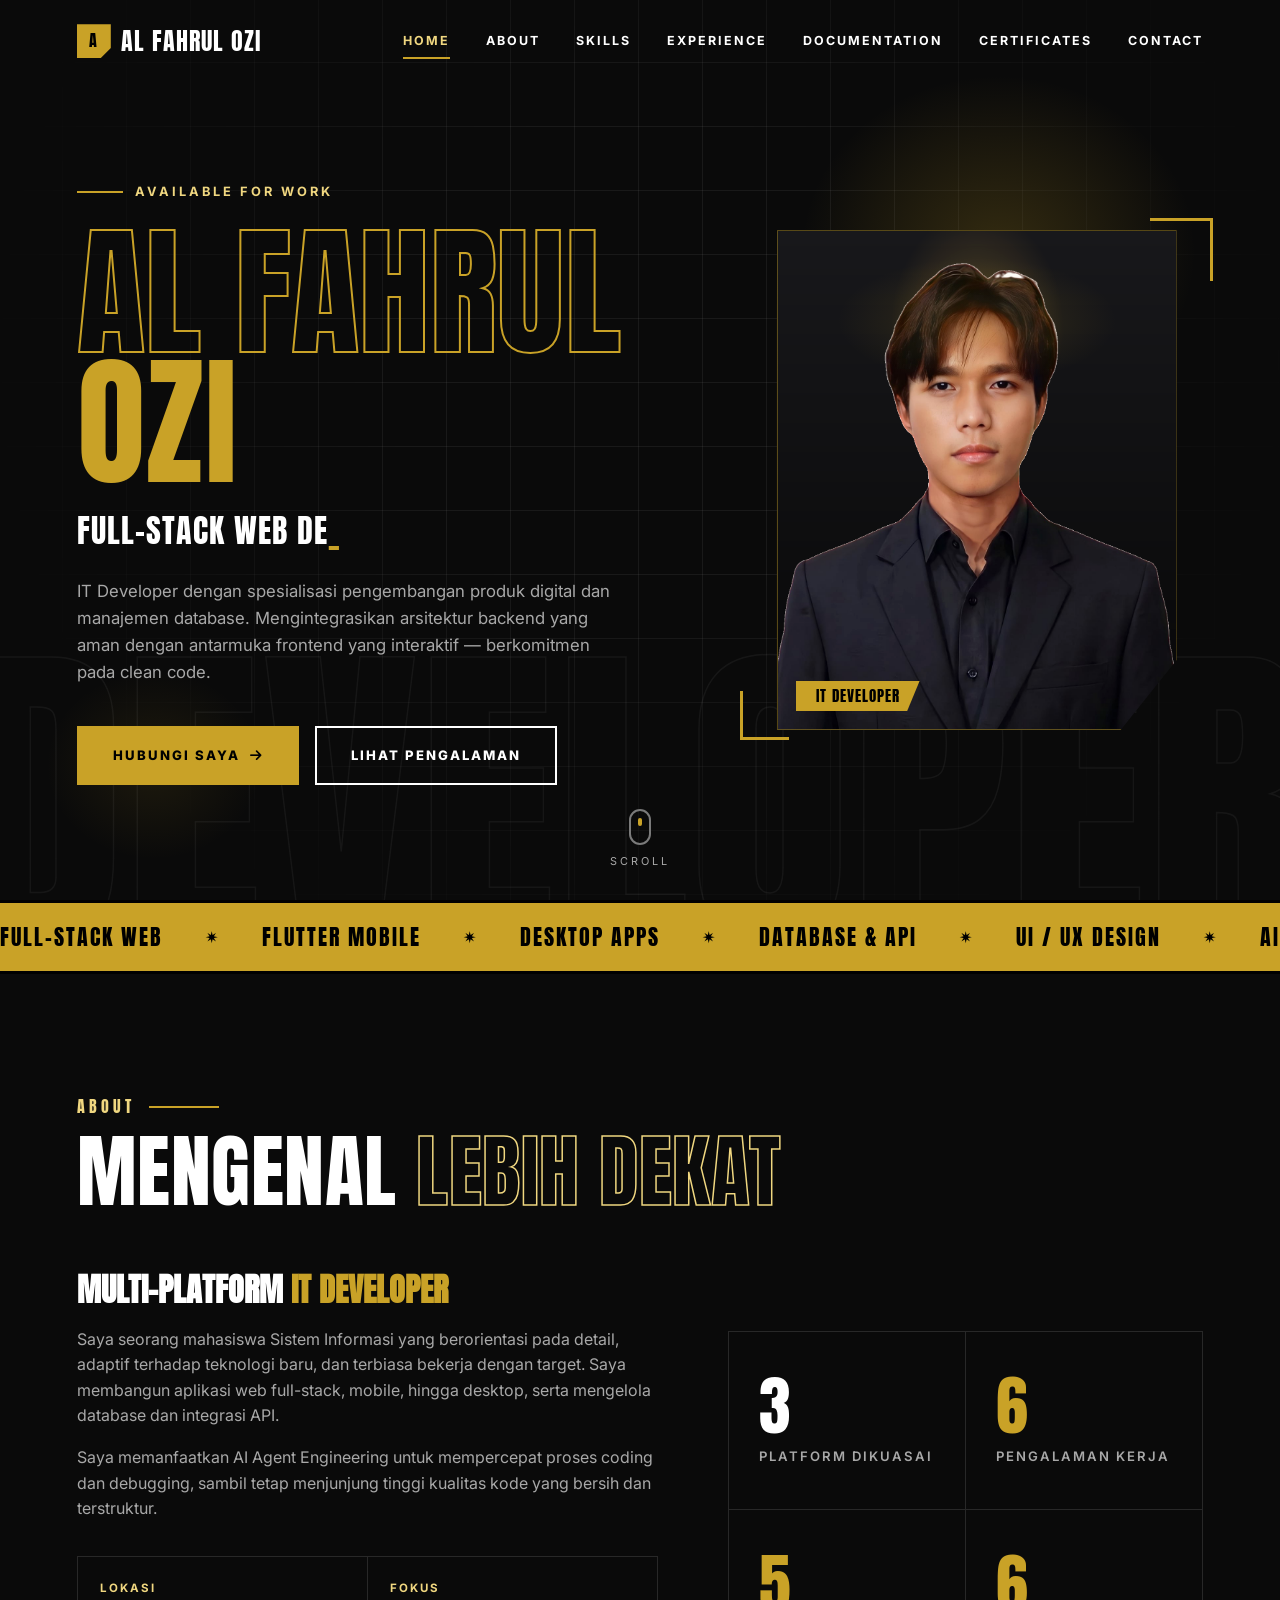
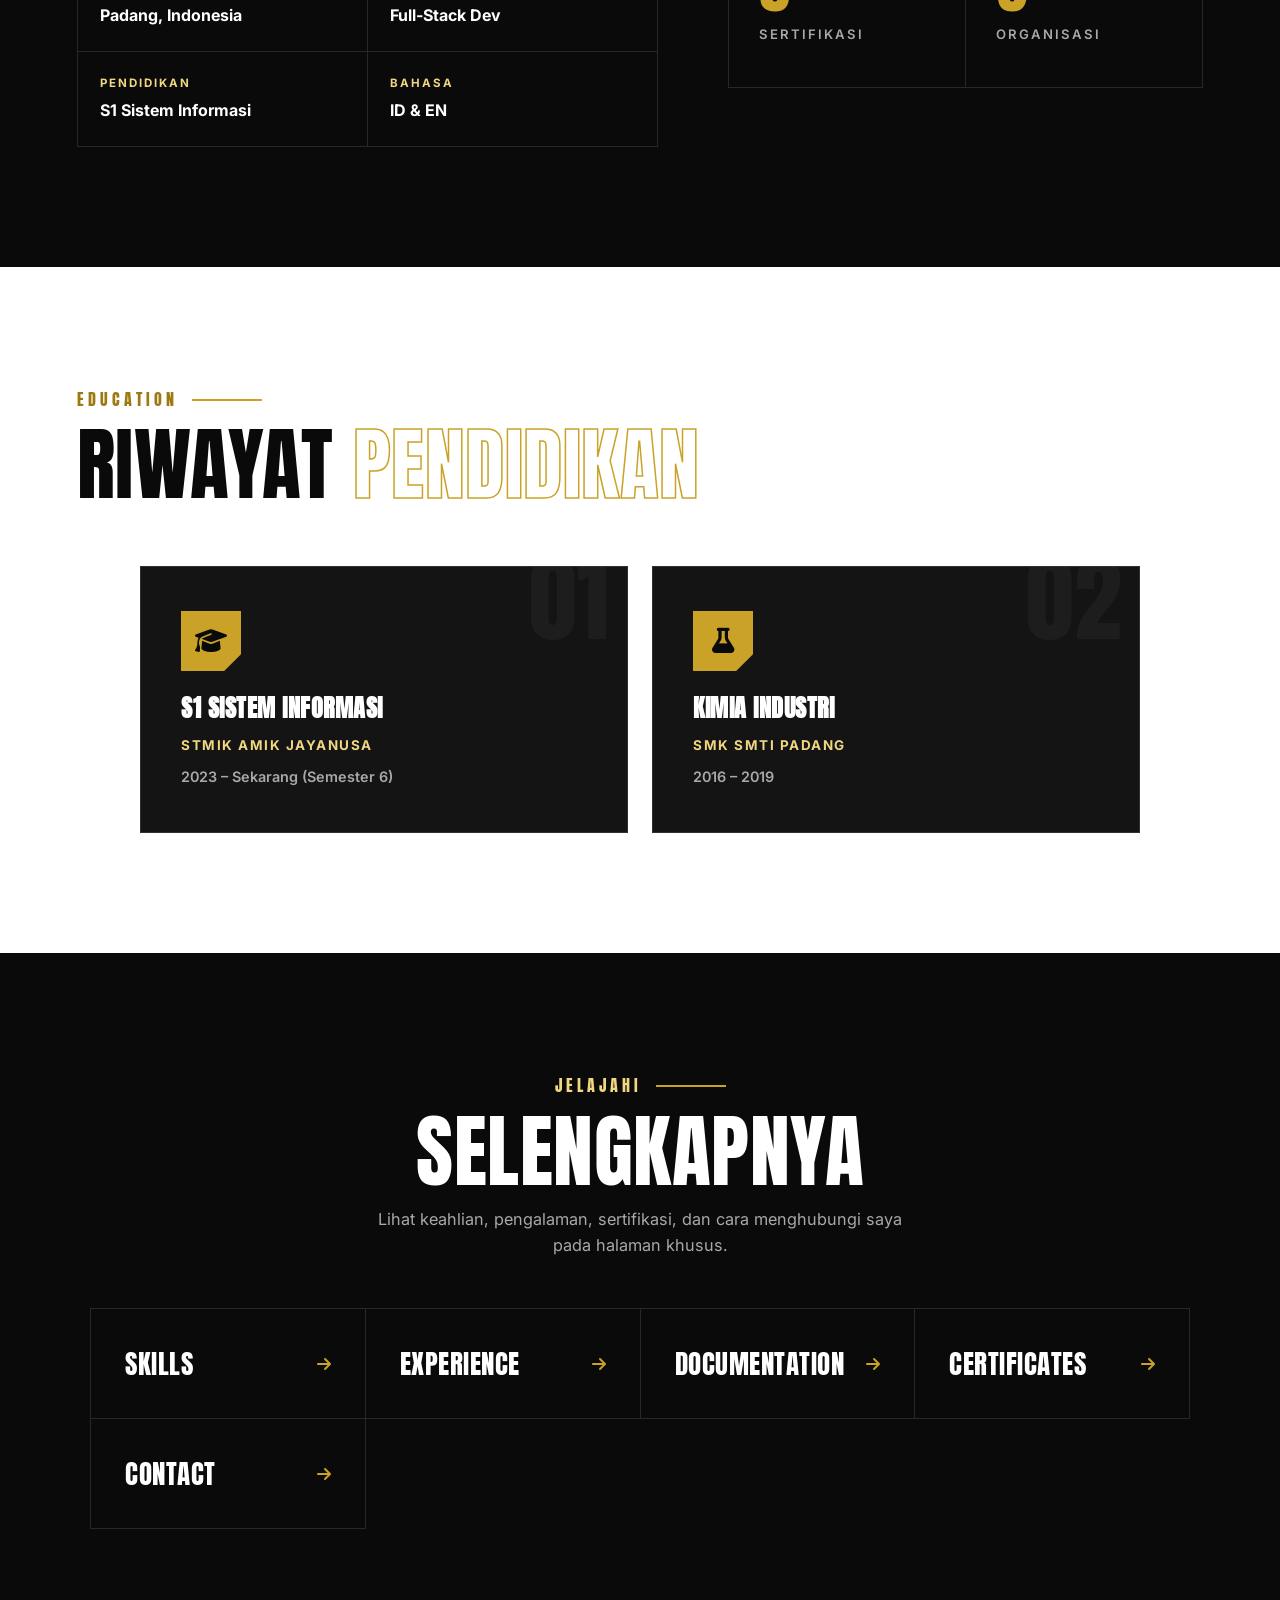
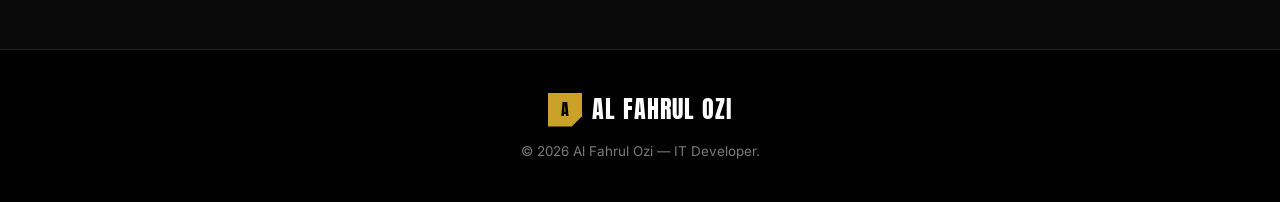
<file: index.html>
<!DOCTYPE html>
<html lang="id">
<head>
<meta charset="UTF-8" />
<meta name="viewport" content="width=device-width, initial-scale=1.0" />
<title>Al Fahrul Ozi — IT Developer Portfolio</title>
<link rel="icon" type="image/svg+xml" href="image/favicon.svg" />
<meta name="description" content="Portofolio Al Fahrul Ozi - Full-Stack IT Developer. Web, Mobile, Desktop & Database." />
<link rel="preconnect" href="https://fonts.googleapis.com" />
<link rel="preconnect" href="https://fonts.gstatic.com" crossorigin />
<link href="https://fonts.googleapis.com/css2?family=Anton&family=Inter:wght@300;400;500;600;700;800;900&display=swap" rel="stylesheet" />
<link rel="stylesheet" href="https://cdnjs.cloudflare.com/ajax/libs/font-awesome/6.5.2/css/all.min.css" referrerpolicy="no-referrer" />
<link rel="stylesheet" href="style.css" />
</head>
<body>
<div id="progress"></div>

<!-- NAV -->
<nav id="nav">
  <a href="index.html" class="logo"><span class="mk">A</span> Al Fahrul Ozi</a>
  <div class="nav-links" id="navLinks">
    <a href="index.html" class="active">Home</a>
    <a href="index.html#about">About</a>
    <a href="skills.html">Skills</a>
    <a href="experience.html">Experience</a>
    <a href="documentation.html">Documentation</a>
    <a href="certificates.html">Certificates</a>
    <a href="contact.html">Contact</a>
  </div>
  <button class="burger" id="burger" aria-label="menu">
    <span></span><span></span><span></span>
  </button>
</nav>

<!-- HERO -->
<header class="hero" id="home">
  <div class="hero-grid-bg"></div>
  <div class="hero-watermark display">Developer</div>
  <div class="hero-layout">
    <div class="hero-inner">
      <span class="eyebrow reveal">Available for Work</span>
      <h1 class="display reveal" data-delay="1">
        <span class="stroke">Al Fahrul</span>
        <span class="fill">Ozi</span>
      </h1>
      <div class="typed-wrap reveal" data-delay="2"><span id="typed-text"></span><span class="cursor">_</span></div>
      <p class="lead reveal" data-delay="3">IT Developer dengan spesialisasi pengembangan produk digital dan manajemen database. Mengintegrasikan arsitektur backend yang aman dengan antarmuka frontend yang interaktif — berkomitmen pada clean code.</p>
      <div class="hero-cta reveal" data-delay="4">
        <a href="contact.html" class="btn btn-gold">Hubungi Saya <span class="arr"><i class="fa-solid fa-arrow-right"></i></span></a>
        <a href="experience.html" class="btn btn-ghost">Lihat Pengalaman</a>
      </div>
    </div>
    <div class="hero-photo reveal" data-delay="2">
      <div class="hero-photo-frame">
        <img src="image/foto-utama.png" alt="Al Fahrul Ozi" />
        <span class="photo-tag display">IT Developer</span>
      </div>
    </div>
  </div>
  <div class="scroll-cue">
    <div class="mouse"></div>
    Scroll
  </div>
</header>

<!-- MARQUEE -->
<div class="marquee" aria-hidden="true">
  <div class="marquee-track">
    <span>Full-Stack Web</span><span>Flutter Mobile</span><span>Desktop Apps</span>
    <span>Database &amp; API</span><span>UI / UX Design</span><span>AI-Assisted Dev</span>
    <span>Full-Stack Web</span><span>Flutter Mobile</span><span>Desktop Apps</span>
    <span>Database &amp; API</span><span>UI / UX Design</span><span>AI-Assisted Dev</span>
  </div>
</div>

<!-- ABOUT -->
<section class="about sec-dark" id="about">
  <div class="sec-head reveal">
    <span class="sec-index">About</span>
    <h2 class="display">Mengenal <em>Lebih&nbsp;Dekat</em></h2>
  </div>
  <div class="about-grid">
    <div class="about-text reveal">
      <h3>Multi-Platform <span>IT Developer</span></h3>
      <p>Saya seorang mahasiswa Sistem Informasi yang berorientasi pada detail, adaptif terhadap teknologi baru, dan terbiasa bekerja dengan target. Saya membangun aplikasi web full-stack, mobile, hingga desktop, serta mengelola database dan integrasi API.</p>
      <p>Saya memanfaatkan AI Agent Engineering untuk mempercepat proses coding dan debugging, sambil tetap menjunjung tinggi kualitas kode yang bersih dan terstruktur.</p>
      <div class="quick-facts">
        <div class="fact"><strong>Lokasi</strong><span>Padang, Indonesia</span></div>
        <div class="fact"><strong>Fokus</strong><span>Full-Stack Dev</span></div>
        <div class="fact"><strong>Pendidikan</strong><span>S1 Sistem Informasi</span></div>
        <div class="fact"><strong>Bahasa</strong><span>ID &amp; EN</span></div>
      </div>
    </div>
    <div class="stats reveal" data-delay="1">
      <div class="stat-card"><div class="stat-num" data-count="3">0</div><p>Platform Dikuasai</p></div>
      <div class="stat-card"><div class="stat-num" data-count="6"><span class="plus">+</span></div><p>Pengalaman Kerja</p></div>
      <div class="stat-card"><div class="stat-num" data-count="5"><span class="plus">+</span></div><p>Sertifikasi</p></div>
      <div class="stat-card"><div class="stat-num" data-count="6"><span class="plus">+</span></div><p>Organisasi</p></div>
    </div>
  </div>
</section>

<!-- EDUCATION -->
<section class="education" id="education">
  <div class="sec-head reveal">
    <span class="sec-index">Education</span>
    <h2 class="display">Riwayat <em>Pendidikan</em></h2>
  </div>
  <div class="edu-grid">
    <div class="edu-card reveal">
      <span class="big-no display">01</span>
      <div class="edu-icon"><i class="fa-solid fa-graduation-cap"></i></div>
      <h3>S1 Sistem Informasi</h3>
      <div class="school">STMIK AMIK Jayanusa</div>
      <div class="year">2023 – Sekarang (Semester 6)</div>
    </div>
    <div class="edu-card reveal" data-delay="1">
      <span class="big-no display">02</span>
      <div class="edu-icon"><i class="fa-solid fa-flask"></i></div>
      <h3>Kimia Industri</h3>
      <div class="school">SMK SMTI Padang</div>
      <div class="year">2016 – 2019</div>
    </div>
  </div>
</section>

<!-- EXPLORE CTA -->
<section class="sec-dark explore">
  <div class="sec-head reveal" style="text-align:center;margin:0 auto 50px;max-width:680px">
    <span class="sec-index" style="justify-content:center">Jelajahi</span>
    <h2 class="display">Selengkapnya</h2>
    <p class="sub" style="margin-left:auto;margin-right:auto">Lihat keahlian, pengalaman, sertifikasi, dan cara menghubungi saya pada halaman khusus.</p>
  </div>
  <div class="explore-grid">
    <a href="skills.html" class="explore-card reveal"><span class="display">Skills</span><i class="fa-solid fa-arrow-right"></i></a>
    <a href="experience.html" class="explore-card reveal" data-delay="1"><span class="display">Experience</span><i class="fa-solid fa-arrow-right"></i></a>
    <a href="documentation.html" class="explore-card reveal" data-delay="2"><span class="display">Documentation</span><i class="fa-solid fa-arrow-right"></i></a>
    <a href="certificates.html" class="explore-card reveal" data-delay="3"><span class="display">Certificates</span><i class="fa-solid fa-arrow-right"></i></a>
    <a href="contact.html" class="explore-card reveal" data-delay="4"><span class="display">Contact</span><i class="fa-solid fa-arrow-right"></i></a>
  </div>
</section>

<footer>
  <a href="index.html" class="logo"><span class="mk">A</span> Al Fahrul Ozi</a>
  <p>&copy; <span id="year"></span> Al Fahrul Ozi — IT Developer.</p>
</footer>

<button id="toTop" aria-label="back to top"><i class="fa-solid fa-arrow-up"></i></button>

<script src="script.js"></script>
</body>
</html>
</file>
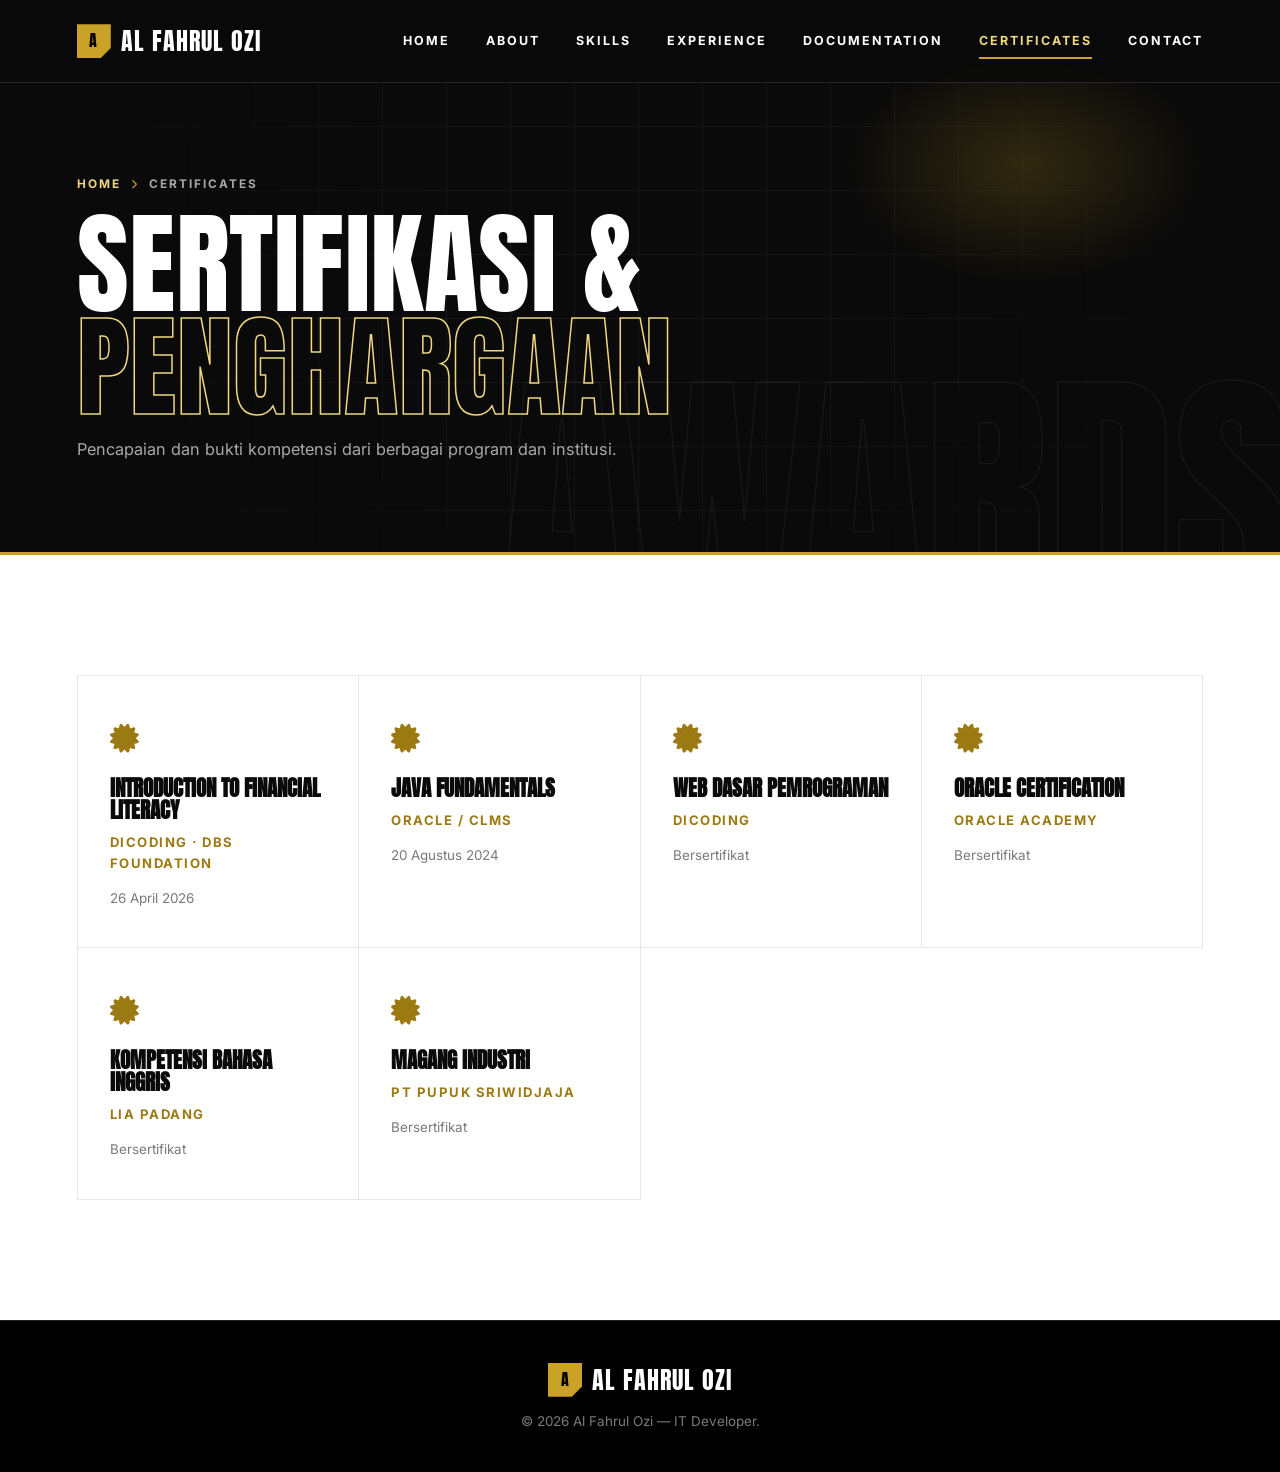
<file: certificates.html>
<!DOCTYPE html>
<html lang="id">
<head>
<meta charset="UTF-8" />
<meta name="viewport" content="width=device-width, initial-scale=1.0" />
<title>Certificates — Al Fahrul Ozi</title>
<link rel="icon" type="image/svg+xml" href="image/favicon.svg" />
<meta name="description" content="Sertifikasi & penghargaan Al Fahrul Ozi — Dicoding, Oracle, LIA Padang, dan lainnya." />
<link rel="preconnect" href="https://fonts.googleapis.com" />
<link rel="preconnect" href="https://fonts.gstatic.com" crossorigin />
<link href="https://fonts.googleapis.com/css2?family=Anton&family=Inter:wght@300;400;500;600;700;800;900&display=swap" rel="stylesheet" />
<link rel="stylesheet" href="https://cdnjs.cloudflare.com/ajax/libs/font-awesome/6.5.2/css/all.min.css" referrerpolicy="no-referrer" />
<link rel="stylesheet" href="style.css" />
</head>
<body class="subpage">
<div id="progress"></div>

<!-- NAV -->
<nav id="nav">
  <a href="index.html" class="logo"><span class="mk">A</span> Al Fahrul Ozi</a>
  <div class="nav-links" id="navLinks">
    <a href="index.html">Home</a>
    <a href="index.html#about">About</a>
    <a href="skills.html">Skills</a>
    <a href="experience.html">Experience</a>
    <a href="documentation.html">Documentation</a>
    <a href="certificates.html" class="active">Certificates</a>
    <a href="contact.html">Contact</a>
  </div>
  <button class="burger" id="burger" aria-label="menu">
    <span></span><span></span><span></span>
  </button>
</nav>

<!-- BANNER -->
<header class="page-banner">
  <div class="hero-grid-bg"></div>
  <div class="page-banner-watermark display">Awards</div>
  <div class="page-banner-inner">
    <div class="crumb"><a href="index.html">Home</a> <i class="fa-solid fa-chevron-right"></i> Certificates</div>
    <h1 class="display reveal">Sertifikasi &amp; <em>Penghargaan</em></h1>
    <p class="reveal" data-delay="1">Pencapaian dan bukti kompetensi dari berbagai program dan institusi.</p>
  </div>
</header>

<!-- CERTIFICATIONS -->
<section class="certs">
  <div class="cert-grid">
    <div class="cert-card reveal">
      <div class="cert-seal"><i class="fa-solid fa-certificate"></i></div>
      <h3>Introduction to Financial Literacy</h3>
      <div class="issuer">Dicoding &middot; DBS Foundation</div>
      <div class="date">26 April 2026</div>
    </div>
    <div class="cert-card reveal" data-delay="1">
      <div class="cert-seal"><i class="fa-solid fa-certificate"></i></div>
      <h3>Java Fundamentals</h3>
      <div class="issuer">Oracle / CLMS</div>
      <div class="date">20 Agustus 2024</div>
    </div>
    <div class="cert-card reveal" data-delay="2">
      <div class="cert-seal"><i class="fa-solid fa-certificate"></i></div>
      <h3>Web Dasar Pemrograman</h3>
      <div class="issuer">Dicoding</div>
      <div class="date">Bersertifikat</div>
    </div>
    <div class="cert-card reveal">
      <div class="cert-seal"><i class="fa-solid fa-certificate"></i></div>
      <h3>Oracle Certification</h3>
      <div class="issuer">Oracle Academy</div>
      <div class="date">Bersertifikat</div>
    </div>
    <div class="cert-card reveal" data-delay="1">
      <div class="cert-seal"><i class="fa-solid fa-certificate"></i></div>
      <h3>Kompetensi Bahasa Inggris</h3>
      <div class="issuer">LIA Padang</div>
      <div class="date">Bersertifikat</div>
    </div>
    <div class="cert-card reveal" data-delay="2">
      <div class="cert-seal"><i class="fa-solid fa-certificate"></i></div>
      <h3>Magang Industri</h3>
      <div class="issuer">PT Pupuk Sriwidjaja</div>
      <div class="date">Bersertifikat</div>
    </div>
  </div>
</section>

<footer>
  <a href="index.html" class="logo"><span class="mk">A</span> Al Fahrul Ozi</a>
  <p>&copy; <span id="year"></span> Al Fahrul Ozi — IT Developer.</p>
</footer>

<button id="toTop" aria-label="back to top"><i class="fa-solid fa-arrow-up"></i></button>

<script src="script.js"></script>
</body>
</html>
</file>
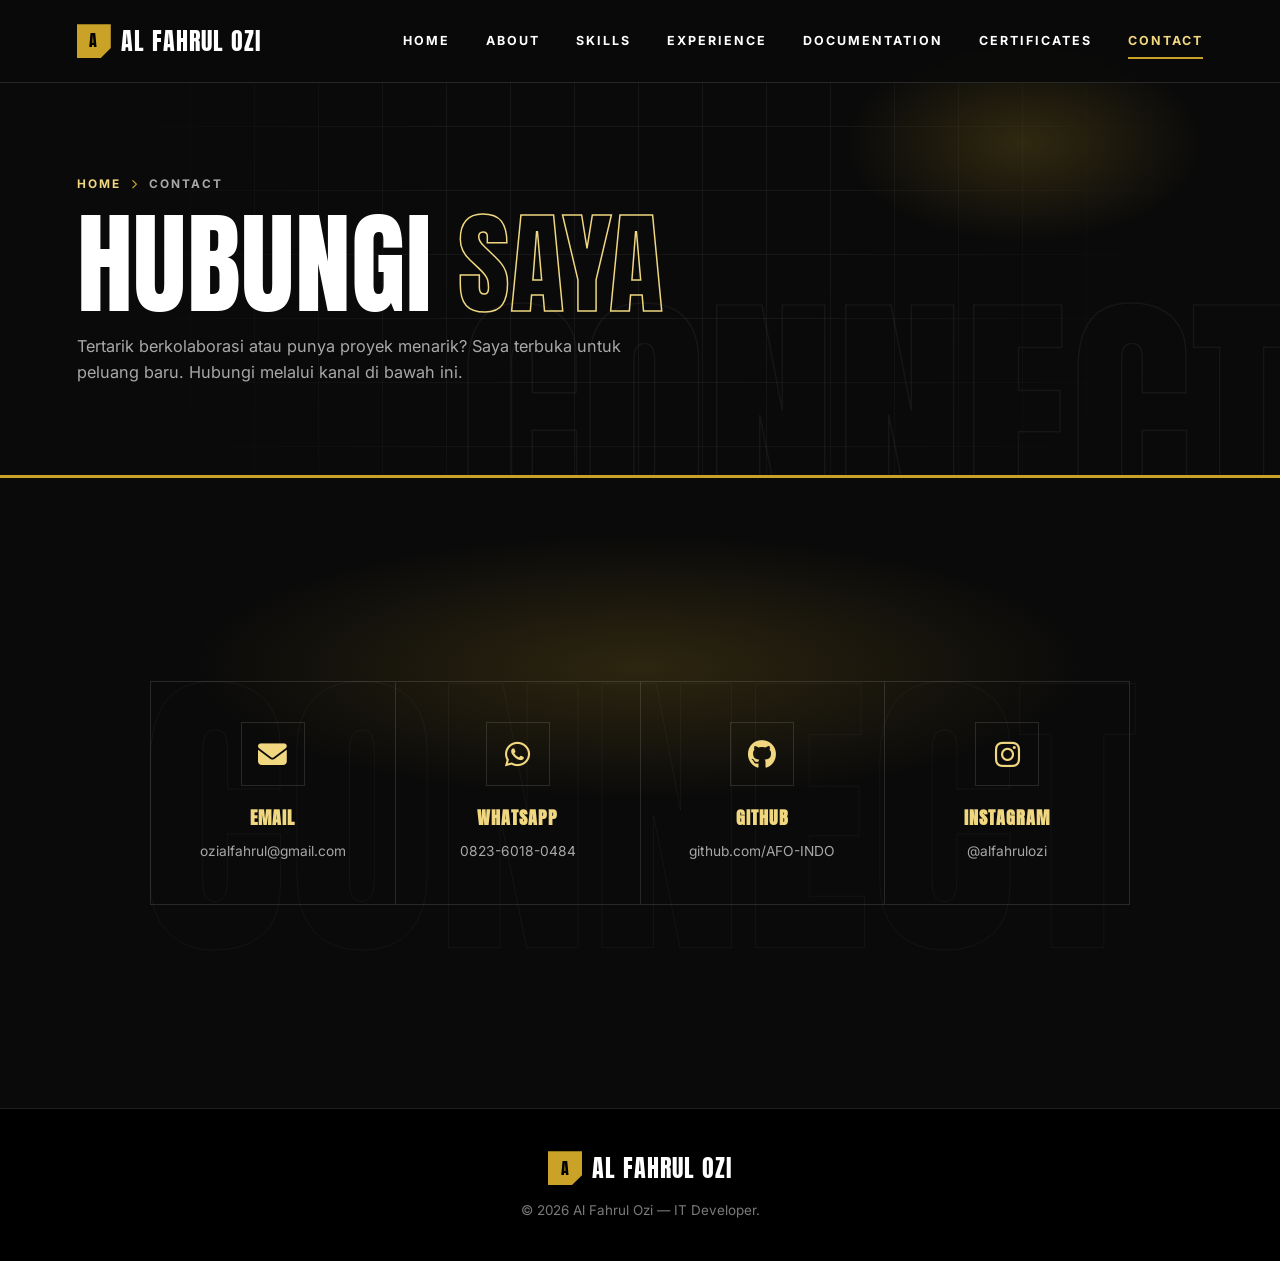
<file: contact.html>
<!DOCTYPE html>
<html lang="id">
<head>
<meta charset="UTF-8" />
<meta name="viewport" content="width=device-width, initial-scale=1.0" />
<title>Contact — Al Fahrul Ozi</title>
<link rel="icon" type="image/svg+xml" href="image/favicon.svg" />
<meta name="description" content="Hubungi Al Fahrul Ozi — Email, WhatsApp, GitHub, Instagram." />
<link rel="preconnect" href="https://fonts.googleapis.com" />
<link rel="preconnect" href="https://fonts.gstatic.com" crossorigin />
<link href="https://fonts.googleapis.com/css2?family=Anton&family=Inter:wght@300;400;500;600;700;800;900&display=swap" rel="stylesheet" />
<link rel="stylesheet" href="https://cdnjs.cloudflare.com/ajax/libs/font-awesome/6.5.2/css/all.min.css" referrerpolicy="no-referrer" />
<link rel="stylesheet" href="style.css" />
</head>
<body class="subpage">
<div id="progress"></div>

<!-- NAV -->
<nav id="nav">
  <a href="index.html" class="logo"><span class="mk">A</span> Al Fahrul Ozi</a>
  <div class="nav-links" id="navLinks">
    <a href="index.html">Home</a>
    <a href="index.html#about">About</a>
    <a href="skills.html">Skills</a>
    <a href="experience.html">Experience</a>
    <a href="documentation.html">Documentation</a>
    <a href="certificates.html">Certificates</a>
    <a href="contact.html" class="active">Contact</a>
  </div>
  <button class="burger" id="burger" aria-label="menu">
    <span></span><span></span><span></span>
  </button>
</nav>

<!-- BANNER -->
<header class="page-banner">
  <div class="hero-grid-bg"></div>
  <div class="page-banner-watermark display">Connect</div>
  <div class="page-banner-inner">
    <div class="crumb"><a href="index.html">Home</a> <i class="fa-solid fa-chevron-right"></i> Contact</div>
    <h1 class="display reveal">Hubungi <em>Saya</em></h1>
    <p class="reveal" data-delay="1">Tertarik berkolaborasi atau punya proyek menarik? Saya terbuka untuk peluang baru. Hubungi melalui kanal di bawah ini.</p>
  </div>
</header>

<!-- CONTACT -->
<section class="contact">
  <div class="contact-watermark display">Connect</div>
  <div class="contact-inner">
    <div class="contact-cards">
      <a class="contact-card reveal" href="mailto:ozialfahrul@gmail.com">
        <div class="ic"><i class="fa-solid fa-envelope"></i></div>
        <h4>Email</h4>
        <span>ozialfahrul@gmail.com</span>
      </a>
      <a class="contact-card reveal" data-delay="1" href="https://wa.me/6282360180484" target="_blank" rel="noopener">
        <div class="ic"><i class="fa-brands fa-whatsapp"></i></div>
        <h4>WhatsApp</h4>
        <span>0823-6018-0484</span>
      </a>
      <a class="contact-card reveal" data-delay="2" href="https://github.com/AFO-INDO" target="_blank" rel="noopener">
        <div class="ic"><i class="fa-brands fa-github"></i></div>
        <h4>GitHub</h4>
        <span>github.com/AFO-INDO</span>
      </a>
      <a class="contact-card reveal" data-delay="3" href="https://www.instagram.com/alfahrulozi/" target="_blank" rel="noopener">
        <div class="ic"><i class="fa-brands fa-instagram"></i></div>
        <h4>Instagram</h4>
        <span>@alfahrulozi</span>
      </a>
    </div>
  </div>
</section>

<footer>
  <a href="index.html" class="logo"><span class="mk">A</span> Al Fahrul Ozi</a>
  <p>&copy; <span id="year"></span> Al Fahrul Ozi — IT Developer.</p>
</footer>

<button id="toTop" aria-label="back to top"><i class="fa-solid fa-arrow-up"></i></button>

<script src="script.js"></script>
</body>
</html>
</file>
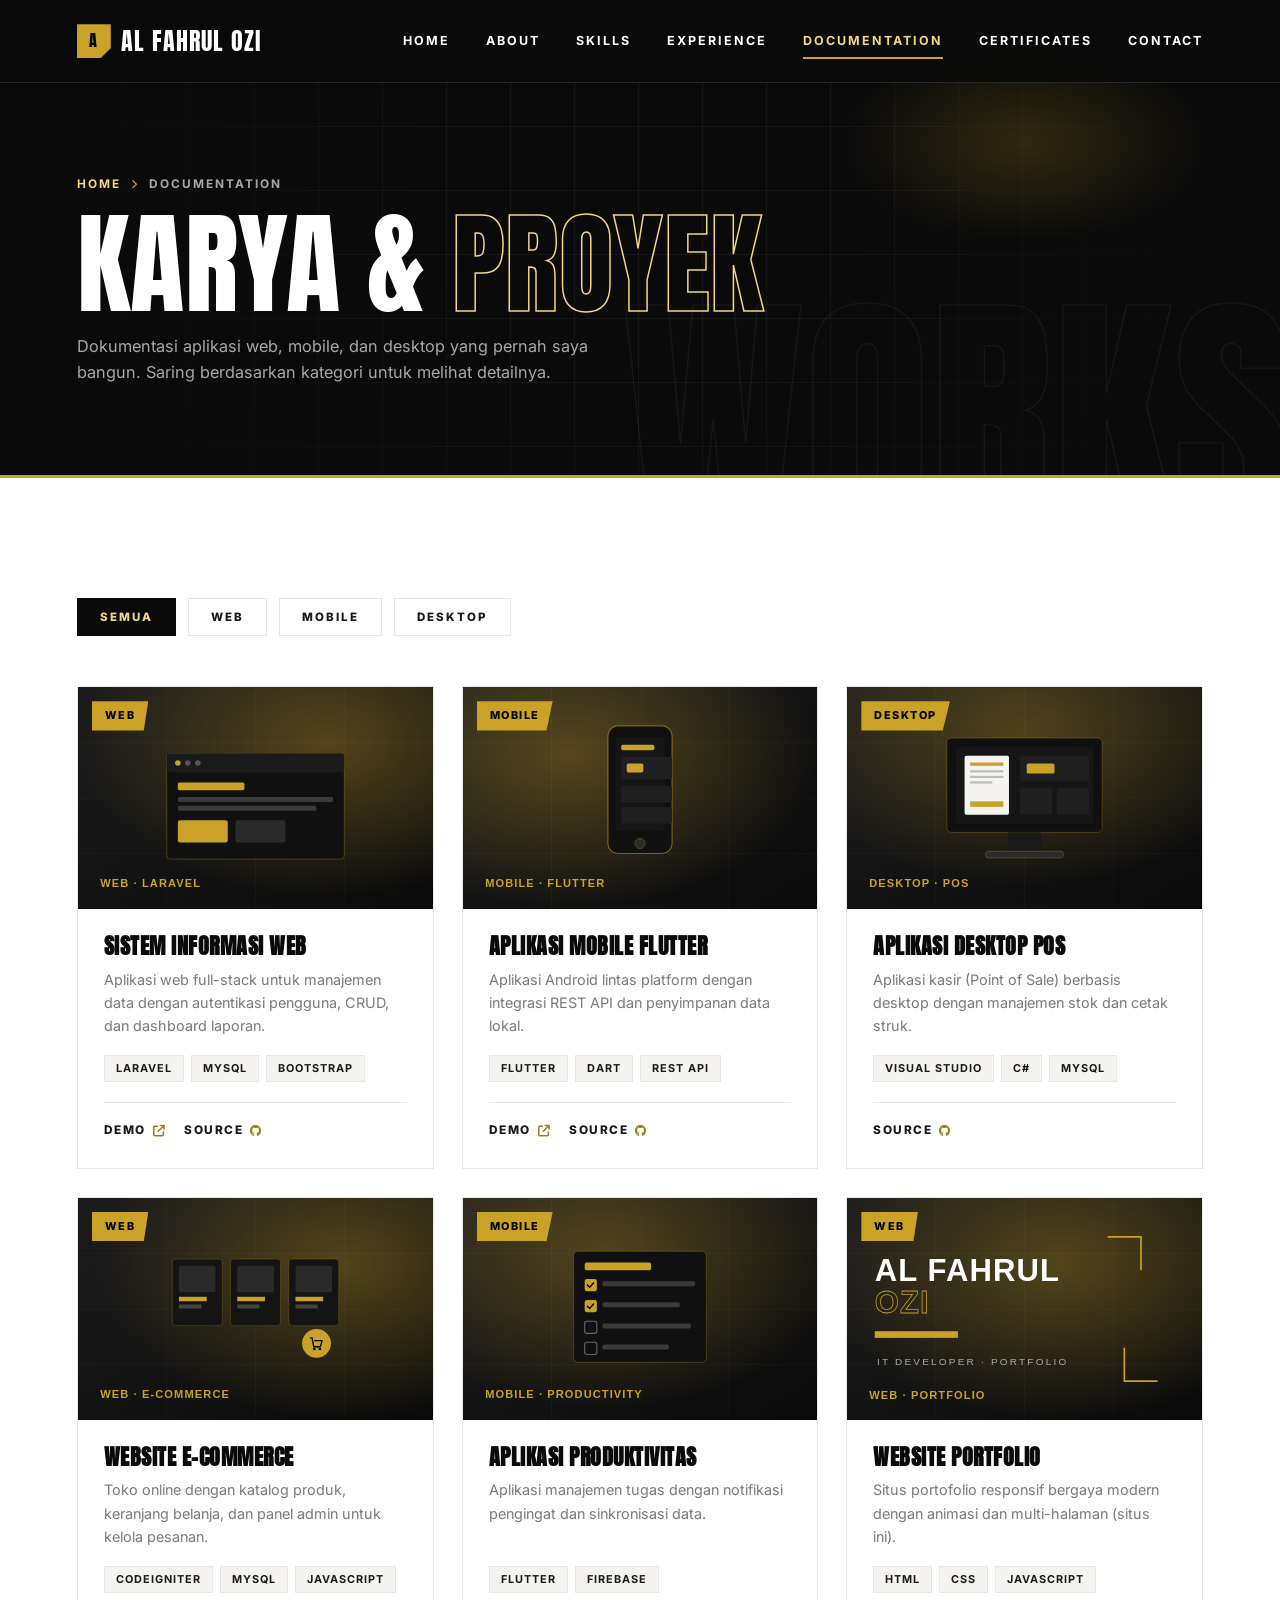
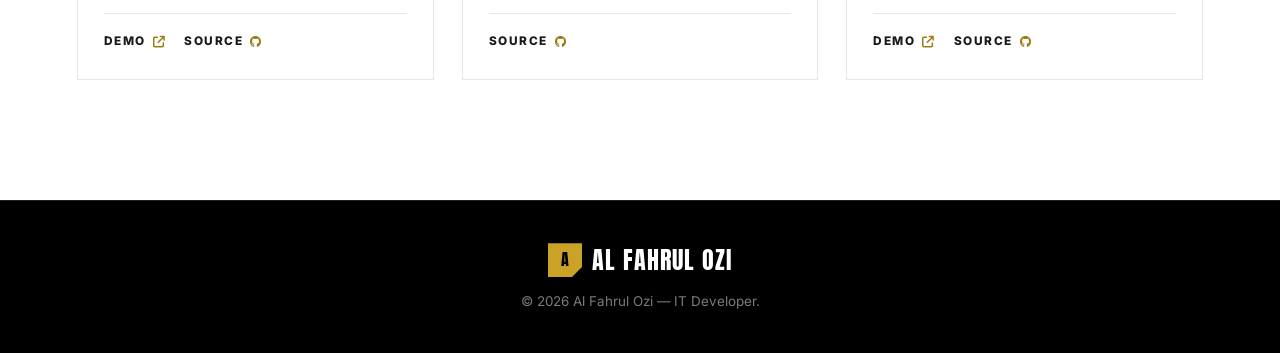
<file: documentation.html>
<!DOCTYPE html>
<html lang="id">
<head>
<meta charset="UTF-8" />
<meta name="viewport" content="width=device-width, initial-scale=1.0" />
<title>Documentation — Al Fahrul Ozi</title>
<link rel="icon" type="image/svg+xml" href="image/favicon.svg" />
<meta name="description" content="Dokumentasi karya Al Fahrul Ozi — web, aplikasi mobile, dan desktop yang pernah dibuat." />
<link rel="preconnect" href="https://fonts.googleapis.com" />
<link rel="preconnect" href="https://fonts.gstatic.com" crossorigin />
<link href="https://fonts.googleapis.com/css2?family=Anton&family=Inter:wght@300;400;500;600;700;800;900&display=swap" rel="stylesheet" />
<link rel="stylesheet" href="https://cdnjs.cloudflare.com/ajax/libs/font-awesome/6.5.2/css/all.min.css" referrerpolicy="no-referrer" />
<link rel="stylesheet" href="style.css" />
</head>
<body class="subpage">
<div id="progress"></div>

<!-- NAV -->
<nav id="nav">
  <a href="index.html" class="logo"><span class="mk">A</span> Al Fahrul Ozi</a>
  <div class="nav-links" id="navLinks">
    <a href="index.html">Home</a>
    <a href="index.html#about">About</a>
    <a href="skills.html">Skills</a>
    <a href="experience.html">Experience</a>
    <a href="documentation.html" class="active">Documentation</a>
    <a href="certificates.html">Certificates</a>
    <a href="contact.html">Contact</a>
  </div>
  <button class="burger" id="burger" aria-label="menu">
    <span></span><span></span><span></span>
  </button>
</nav>

<!-- BANNER -->
<header class="page-banner">
  <div class="hero-grid-bg"></div>
  <div class="page-banner-watermark display">Works</div>
  <div class="page-banner-inner">
    <div class="crumb"><a href="index.html">Home</a> <i class="fa-solid fa-chevron-right"></i> Documentation</div>
    <h1 class="display reveal">Karya &amp; <em>Proyek</em></h1>
    <p class="reveal" data-delay="1">Dokumentasi aplikasi web, mobile, dan desktop yang pernah saya bangun. Saring berdasarkan kategori untuk melihat detailnya.</p>
  </div>
</header>

<!-- PROJECTS -->
<section class="docs">
  <!-- Filter -->
  <div class="filter-bar reveal">
    <button class="filter-btn active" data-filter="all">Semua</button>
    <button class="filter-btn" data-filter="web">Web</button>
    <button class="filter-btn" data-filter="mobile">Mobile</button>
    <button class="filter-btn" data-filter="desktop">Desktop</button>
  </div>

  <div class="project-grid" id="projectGrid">

    <!-- PROJECT 1 -->
    <article class="project-card reveal" data-category="web">
      <div class="project-thumb">
        <span class="thumb-icon"><i class="fa-solid fa-globe"></i></span>
        <span class="project-tagtype">Web</span>
        <!-- Ganti src di bawah dengan screenshot proyek (mis. image/proyek1.png) -->
        <img src="image/proyek-1.svg" alt="Sistem Informasi Web" onerror="this.style.display='none'" />
      </div>
      <div class="project-body">
        <h3>Sistem Informasi Web</h3>
        <p>Aplikasi web full-stack untuk manajemen data dengan autentikasi pengguna, CRUD, dan dashboard laporan.</p>
        <div class="project-stack">
          <span>Laravel</span><span>MySQL</span><span>Bootstrap</span>
        </div>
        <div class="project-links">
          <a href="#" target="_blank" rel="noopener">Demo <i class="fa-solid fa-arrow-up-right-from-square"></i></a>
          <a href="https://github.com/AFO-INDO" target="_blank" rel="noopener">Source <i class="fa-brands fa-github"></i></a>
        </div>
      </div>
    </article>

    <!-- PROJECT 2 -->
    <article class="project-card reveal" data-category="mobile" data-delay="1">
      <div class="project-thumb">
        <span class="thumb-icon"><i class="fa-solid fa-mobile-screen-button"></i></span>
        <span class="project-tagtype">Mobile</span>
        <img src="image/proyek-2.svg" alt="Aplikasi Mobile Flutter" onerror="this.style.display='none'" />
      </div>
      <div class="project-body">
        <h3>Aplikasi Mobile Flutter</h3>
        <p>Aplikasi Android lintas platform dengan integrasi REST API dan penyimpanan data lokal.</p>
        <div class="project-stack">
          <span>Flutter</span><span>Dart</span><span>REST API</span>
        </div>
        <div class="project-links">
          <a href="#" target="_blank" rel="noopener">Demo <i class="fa-solid fa-arrow-up-right-from-square"></i></a>
          <a href="https://github.com/AFO-INDO" target="_blank" rel="noopener">Source <i class="fa-brands fa-github"></i></a>
        </div>
      </div>
    </article>

    <!-- PROJECT 3 -->
    <article class="project-card reveal" data-category="desktop" data-delay="2">
      <div class="project-thumb">
        <span class="thumb-icon"><i class="fa-solid fa-desktop"></i></span>
        <span class="project-tagtype">Desktop</span>
        <img src="image/proyek-3.svg" alt="Aplikasi Desktop" onerror="this.style.display='none'" />
      </div>
      <div class="project-body">
        <h3>Aplikasi Desktop POS</h3>
        <p>Aplikasi kasir (Point of Sale) berbasis desktop dengan manajemen stok dan cetak struk.</p>
        <div class="project-stack">
          <span>Visual Studio</span><span>C#</span><span>MySQL</span>
        </div>
        <div class="project-links">
          <a href="https://github.com/AFO-INDO" target="_blank" rel="noopener">Source <i class="fa-brands fa-github"></i></a>
        </div>
      </div>
    </article>

    <!-- PROJECT 4 -->
    <article class="project-card reveal" data-category="web">
      <div class="project-thumb">
        <span class="thumb-icon"><i class="fa-solid fa-cart-shopping"></i></span>
        <span class="project-tagtype">Web</span>
        <img src="image/proyek-4.svg" alt="Website E-Commerce" onerror="this.style.display='none'" />
      </div>
      <div class="project-body">
        <h3>Website E-Commerce</h3>
        <p>Toko online dengan katalog produk, keranjang belanja, dan panel admin untuk kelola pesanan.</p>
        <div class="project-stack">
          <span>CodeIgniter</span><span>MySQL</span><span>JavaScript</span>
        </div>
        <div class="project-links">
          <a href="#" target="_blank" rel="noopener">Demo <i class="fa-solid fa-arrow-up-right-from-square"></i></a>
          <a href="https://github.com/AFO-INDO" target="_blank" rel="noopener">Source <i class="fa-brands fa-github"></i></a>
        </div>
      </div>
    </article>

    <!-- PROJECT 5 -->
    <article class="project-card reveal" data-category="mobile" data-delay="1">
      <div class="project-thumb">
        <span class="thumb-icon"><i class="fa-solid fa-list-check"></i></span>
        <span class="project-tagtype">Mobile</span>
        <img src="image/proyek-5.svg" alt="Aplikasi Produktivitas" onerror="this.style.display='none'" />
      </div>
      <div class="project-body">
        <h3>Aplikasi Produktivitas</h3>
        <p>Aplikasi manajemen tugas dengan notifikasi pengingat dan sinkronisasi data.</p>
        <div class="project-stack">
          <span>Flutter</span><span>Firebase</span>
        </div>
        <div class="project-links">
          <a href="https://github.com/AFO-INDO" target="_blank" rel="noopener">Source <i class="fa-brands fa-github"></i></a>
        </div>
      </div>
    </article>

    <!-- PROJECT 6 -->
    <article class="project-card reveal" data-category="web" data-delay="2">
      <div class="project-thumb">
        <span class="thumb-icon"><i class="fa-solid fa-id-card"></i></span>
        <span class="project-tagtype">Web</span>
        <img src="image/proyek-6.svg" alt="Website Portfolio" onerror="this.style.display='none'" />
      </div>
      <div class="project-body">
        <h3>Website Portfolio</h3>
        <p>Situs portofolio responsif bergaya modern dengan animasi dan multi-halaman (situs ini).</p>
        <div class="project-stack">
          <span>HTML</span><span>CSS</span><span>JavaScript</span>
        </div>
        <div class="project-links">
          <a href="https://portfolioalfahrulozi.netlify.app" target="_blank" rel="noopener">Demo <i class="fa-solid fa-arrow-up-right-from-square"></i></a>
          <a href="https://github.com/AFO-INDO" target="_blank" rel="noopener">Source <i class="fa-brands fa-github"></i></a>
        </div>
      </div>
    </article>

  </div>

  <p class="empty-note is-hidden" id="emptyNote" style="text-align:center;color:var(--gray);margin-top:40px">Belum ada proyek pada kategori ini.</p>
</section>

<footer>
  <a href="index.html" class="logo"><span class="mk">A</span> Al Fahrul Ozi</a>
  <p>&copy; <span id="year"></span> Al Fahrul Ozi — IT Developer.</p>
</footer>

<button id="toTop" aria-label="back to top"><i class="fa-solid fa-arrow-up"></i></button>

<script src="script.js"></script>
</body>
</html>
</file>
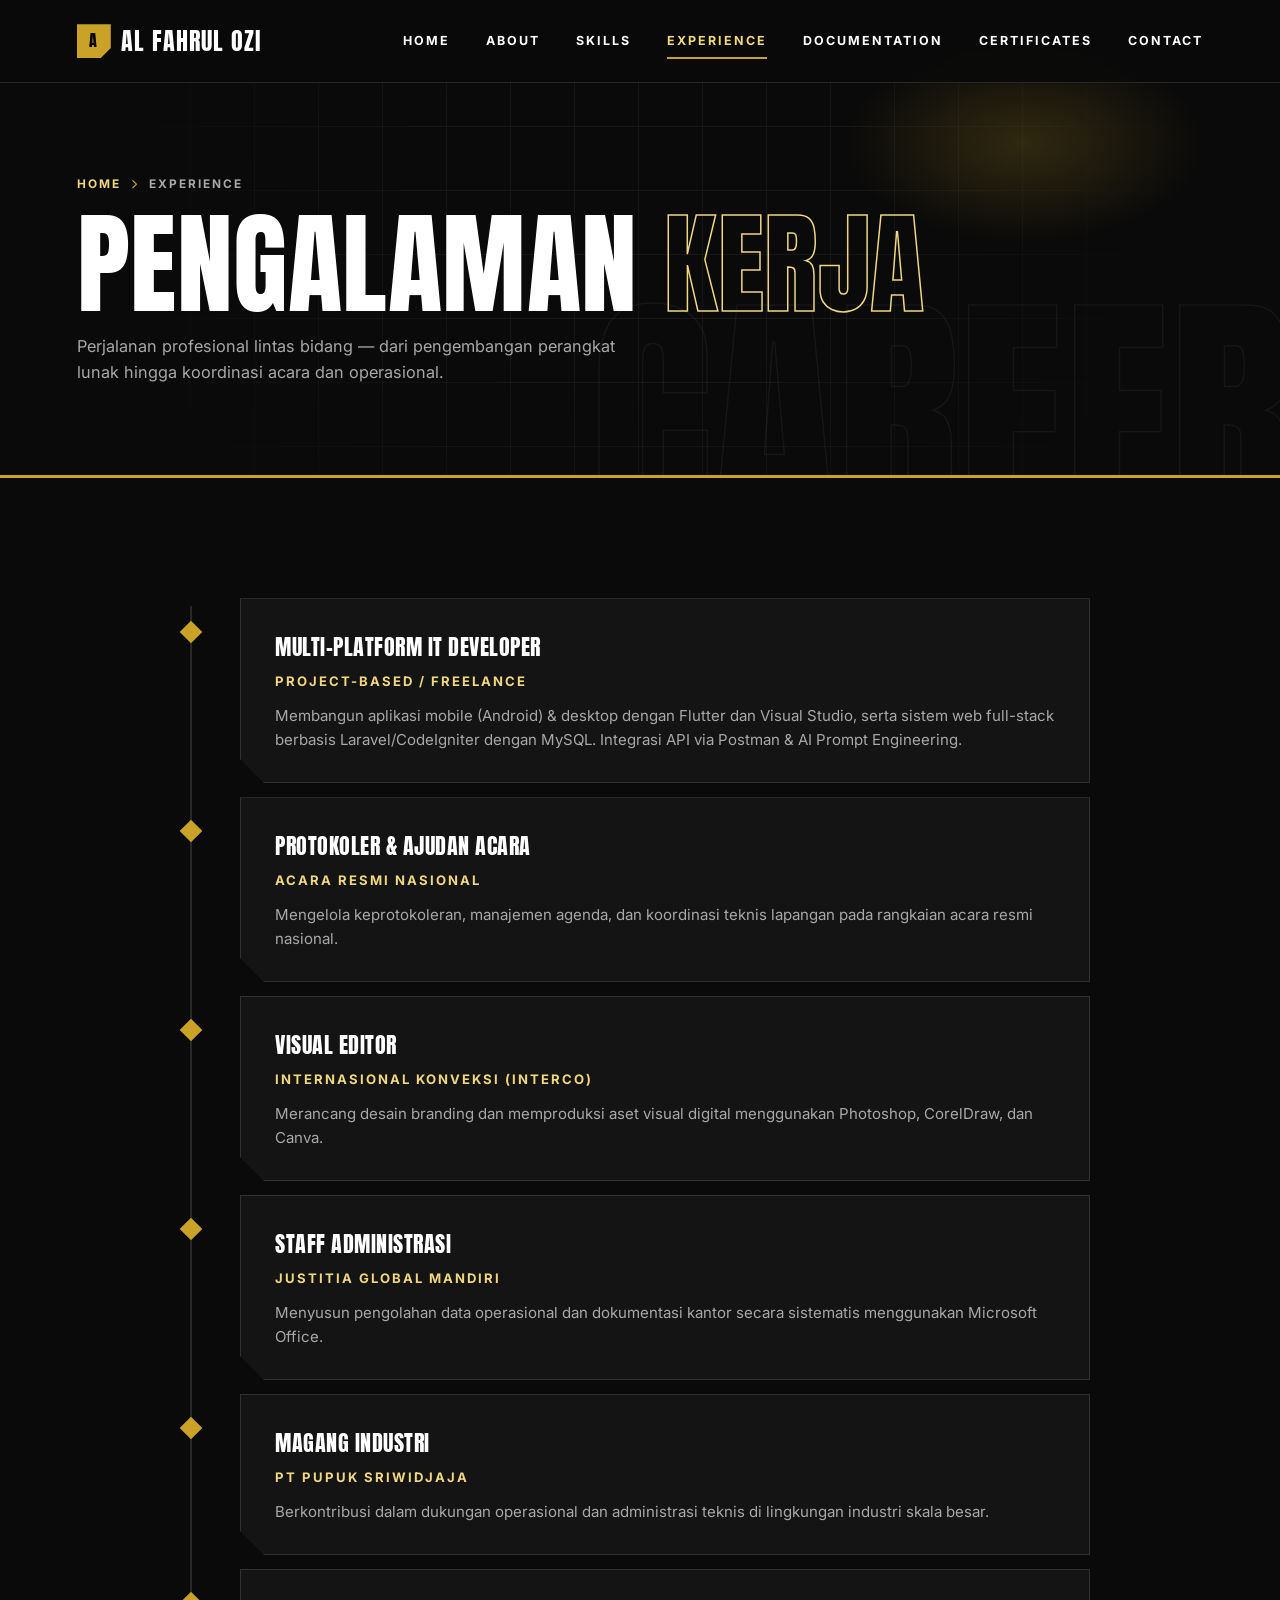
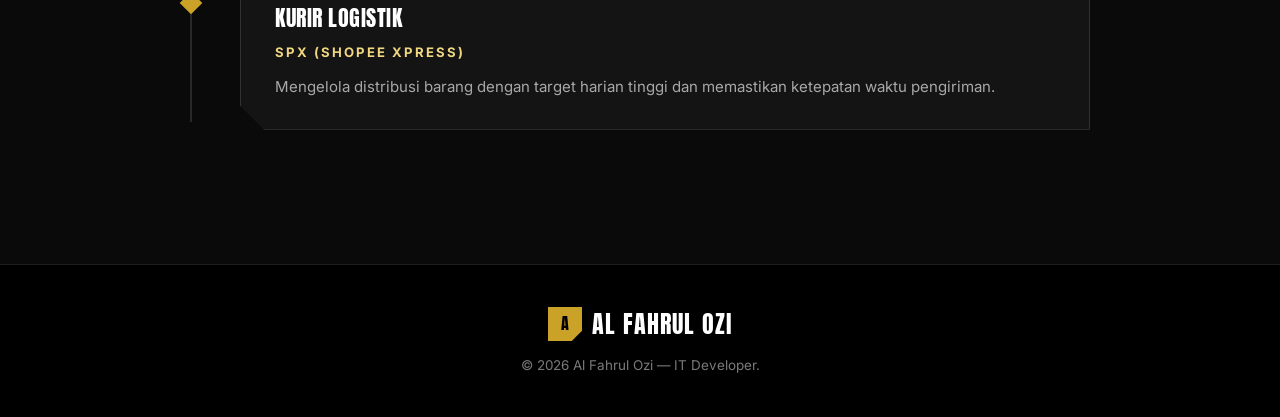
<file: experience.html>
<!DOCTYPE html>
<html lang="id">
<head>
<meta charset="UTF-8" />
<meta name="viewport" content="width=device-width, initial-scale=1.0" />
<title>Experience — Al Fahrul Ozi</title>
<link rel="icon" type="image/svg+xml" href="image/favicon.svg" />
<meta name="description" content="Pengalaman kerja Al Fahrul Ozi — IT Developer, Protokoler, Visual Editor, Administrasi, Magang Industri, dan Logistik." />
<link rel="preconnect" href="https://fonts.googleapis.com" />
<link rel="preconnect" href="https://fonts.gstatic.com" crossorigin />
<link href="https://fonts.googleapis.com/css2?family=Anton&family=Inter:wght@300;400;500;600;700;800;900&display=swap" rel="stylesheet" />
<link rel="stylesheet" href="https://cdnjs.cloudflare.com/ajax/libs/font-awesome/6.5.2/css/all.min.css" referrerpolicy="no-referrer" />
<link rel="stylesheet" href="style.css" />
</head>
<body class="subpage">
<div id="progress"></div>

<!-- NAV -->
<nav id="nav">
  <a href="index.html" class="logo"><span class="mk">A</span> Al Fahrul Ozi</a>
  <div class="nav-links" id="navLinks">
    <a href="index.html">Home</a>
    <a href="index.html#about">About</a>
    <a href="skills.html">Skills</a>
    <a href="experience.html" class="active">Experience</a>
    <a href="documentation.html">Documentation</a>
    <a href="certificates.html">Certificates</a>
    <a href="contact.html">Contact</a>
  </div>
  <button class="burger" id="burger" aria-label="menu">
    <span></span><span></span><span></span>
  </button>
</nav>

<!-- BANNER -->
<header class="page-banner">
  <div class="hero-grid-bg"></div>
  <div class="page-banner-watermark display">Career</div>
  <div class="page-banner-inner">
    <div class="crumb"><a href="index.html">Home</a> <i class="fa-solid fa-chevron-right"></i> Experience</div>
    <h1 class="display reveal">Pengalaman <em>Kerja</em></h1>
    <p class="reveal" data-delay="1">Perjalanan profesional lintas bidang — dari pengembangan perangkat lunak hingga koordinasi acara dan operasional.</p>
  </div>
</header>

<!-- EXPERIENCE -->
<section class="experience sec-dark">
  <div class="timeline">
    <div class="tl-item reveal">
      <div class="tl-dot"></div>
      <div class="tl-card">
        <div class="role">Multi-Platform IT Developer</div>
        <div class="org">Project-Based / Freelance</div>
        <p>Membangun aplikasi mobile (Android) &amp; desktop dengan Flutter dan Visual Studio, serta sistem web full-stack berbasis Laravel/CodeIgniter dengan MySQL. Integrasi API via Postman &amp; AI Prompt Engineering.</p>
      </div>
    </div>
    <div class="tl-item reveal">
      <div class="tl-dot"></div>
      <div class="tl-card">
        <div class="role">Protokoler &amp; Ajudan Acara</div>
        <div class="org">Acara Resmi Nasional</div>
        <p>Mengelola keprotokoleran, manajemen agenda, dan koordinasi teknis lapangan pada rangkaian acara resmi nasional.</p>
      </div>
    </div>
    <div class="tl-item reveal">
      <div class="tl-dot"></div>
      <div class="tl-card">
        <div class="role">Visual Editor</div>
        <div class="org">Internasional Konveksi (Interco)</div>
        <p>Merancang desain branding dan memproduksi aset visual digital menggunakan Photoshop, CorelDraw, dan Canva.</p>
      </div>
    </div>
    <div class="tl-item reveal">
      <div class="tl-dot"></div>
      <div class="tl-card">
        <div class="role">Staff Administrasi</div>
        <div class="org">Justitia Global Mandiri</div>
        <p>Menyusun pengolahan data operasional dan dokumentasi kantor secara sistematis menggunakan Microsoft Office.</p>
      </div>
    </div>
    <div class="tl-item reveal">
      <div class="tl-dot"></div>
      <div class="tl-card">
        <div class="role">Magang Industri</div>
        <div class="org">PT Pupuk Sriwidjaja</div>
        <p>Berkontribusi dalam dukungan operasional dan administrasi teknis di lingkungan industri skala besar.</p>
      </div>
    </div>
    <div class="tl-item reveal">
      <div class="tl-dot"></div>
      <div class="tl-card">
        <div class="role">Kurir Logistik</div>
        <div class="org">SPX (Shopee Xpress)</div>
        <p>Mengelola distribusi barang dengan target harian tinggi dan memastikan ketepatan waktu pengiriman.</p>
      </div>
    </div>
  </div>
</section>

<footer>
  <a href="index.html" class="logo"><span class="mk">A</span> Al Fahrul Ozi</a>
  <p>&copy; <span id="year"></span> Al Fahrul Ozi — IT Developer.</p>
</footer>

<button id="toTop" aria-label="back to top"><i class="fa-solid fa-arrow-up"></i></button>

<script src="script.js"></script>
</body>
</html>
</file>
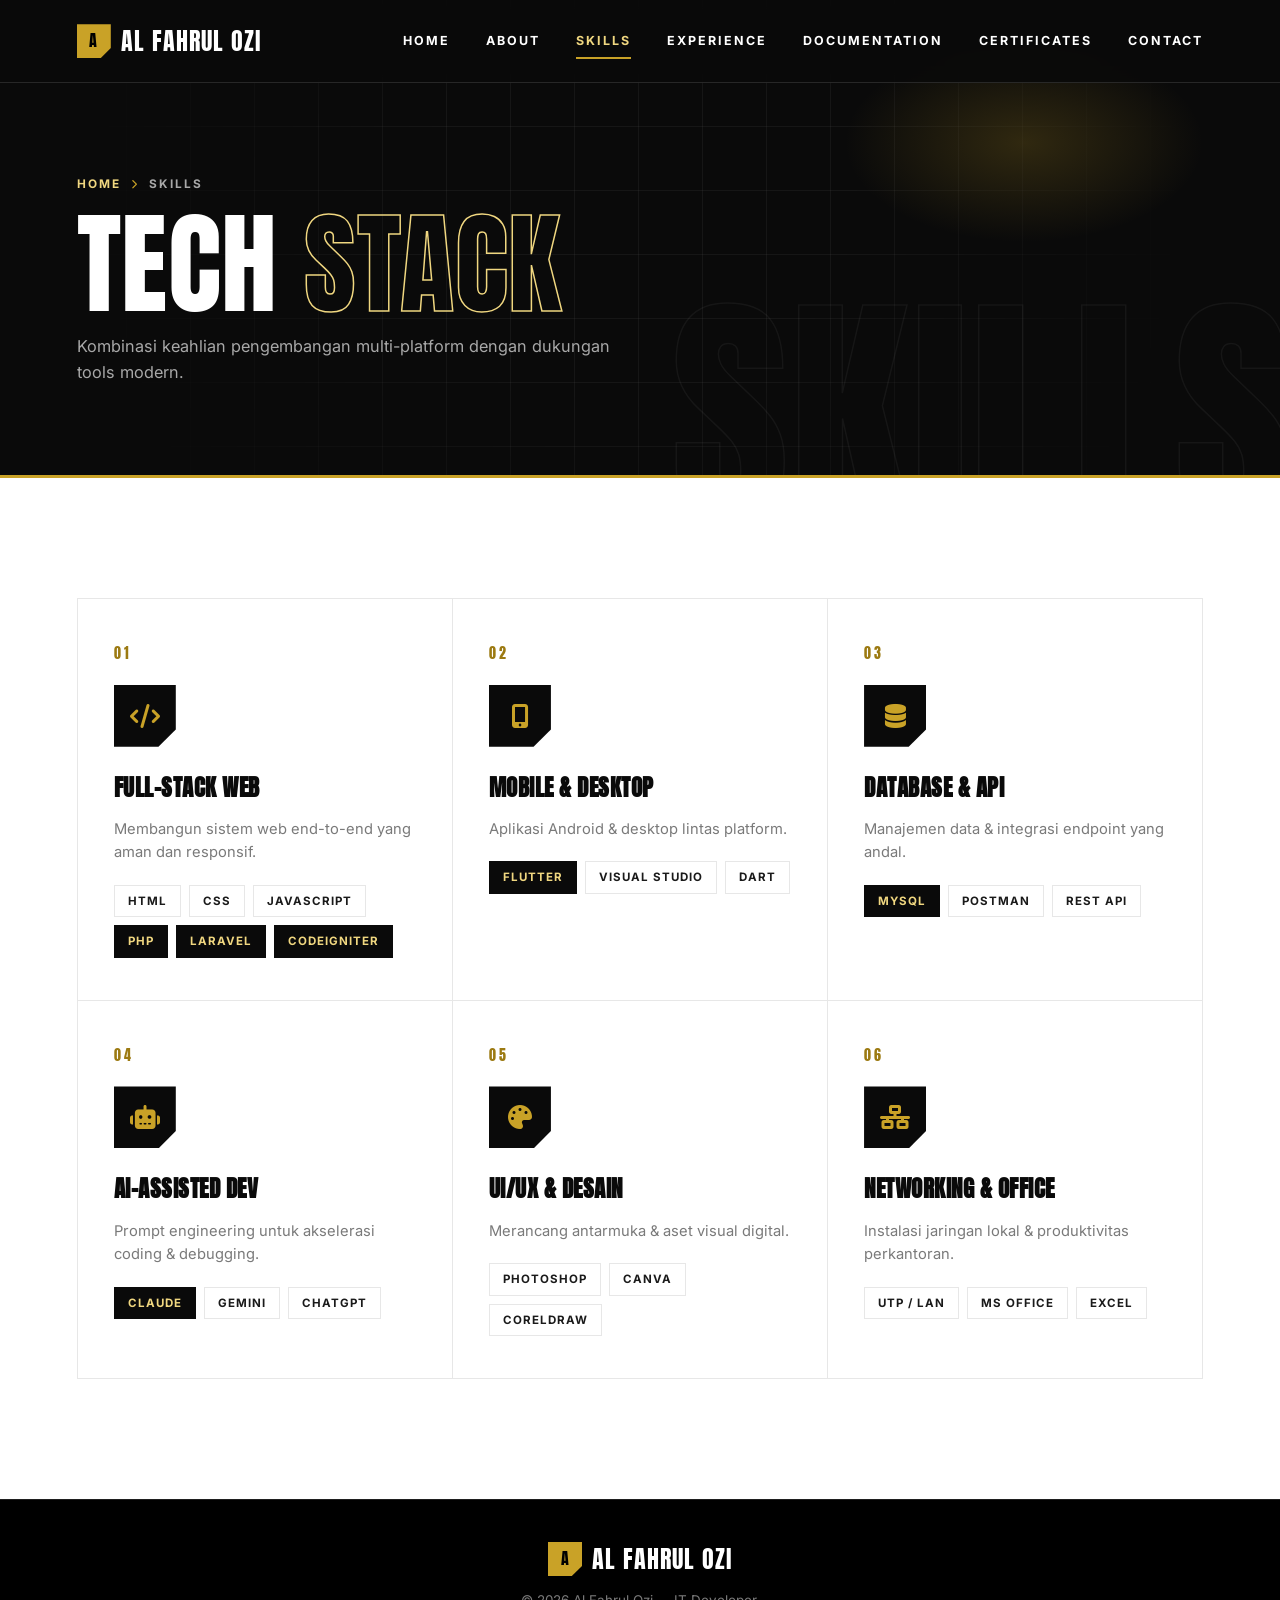
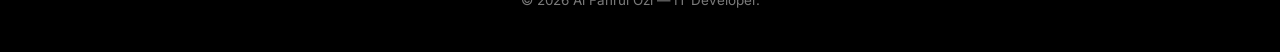
<file: skills.html>
<!DOCTYPE html>
<html lang="id">
<head>
<meta charset="UTF-8" />
<meta name="viewport" content="width=device-width, initial-scale=1.0" />
<title>Skills — Al Fahrul Ozi</title>
<link rel="icon" type="image/svg+xml" href="image/favicon.svg" />
<meta name="description" content="Tech stack & keahlian Al Fahrul Ozi — Full-Stack Web, Mobile, Database, AI, UI/UX, Networking." />
<link rel="preconnect" href="https://fonts.googleapis.com" />
<link rel="preconnect" href="https://fonts.gstatic.com" crossorigin />
<link href="https://fonts.googleapis.com/css2?family=Anton&family=Inter:wght@300;400;500;600;700;800;900&display=swap" rel="stylesheet" />
<link rel="stylesheet" href="https://cdnjs.cloudflare.com/ajax/libs/font-awesome/6.5.2/css/all.min.css" referrerpolicy="no-referrer" />
<link rel="stylesheet" href="style.css" />
</head>
<body class="subpage">
<div id="progress"></div>

<!-- NAV -->
<nav id="nav">
  <a href="index.html" class="logo"><span class="mk">A</span> Al Fahrul Ozi</a>
  <div class="nav-links" id="navLinks">
    <a href="index.html">Home</a>
    <a href="index.html#about">About</a>
    <a href="skills.html" class="active">Skills</a>
    <a href="experience.html">Experience</a>
    <a href="documentation.html">Documentation</a>
    <a href="certificates.html">Certificates</a>
    <a href="contact.html">Contact</a>
  </div>
  <button class="burger" id="burger" aria-label="menu">
    <span></span><span></span><span></span>
  </button>
</nav>

<!-- BANNER -->
<header class="page-banner">
  <div class="hero-grid-bg"></div>
  <div class="page-banner-watermark display">Skills</div>
  <div class="page-banner-inner">
    <div class="crumb"><a href="index.html">Home</a> <i class="fa-solid fa-chevron-right"></i> Skills</div>
    <h1 class="display reveal">Tech <em>Stack</em></h1>
    <p class="reveal" data-delay="1">Kombinasi keahlian pengembangan multi-platform dengan dukungan tools modern.</p>
  </div>
</header>

<!-- SKILLS -->
<section class="skills">
  <div class="skills-grid">
    <div class="skill-card reveal">
      <span class="skill-num">01</span>
      <span class="skill-icon"><i class="fa-solid fa-code"></i></span>
      <h3>Full-Stack Web</h3>
      <p>Membangun sistem web end-to-end yang aman dan responsif.</p>
      <div class="tags">
        <span class="tag">HTML</span><span class="tag">CSS</span><span class="tag">JavaScript</span>
        <span class="tag gold">PHP</span><span class="tag gold">Laravel</span><span class="tag gold">CodeIgniter</span>
      </div>
    </div>
    <div class="skill-card reveal" data-delay="1">
      <span class="skill-num">02</span>
      <span class="skill-icon"><i class="fa-solid fa-mobile-screen-button"></i></span>
      <h3>Mobile &amp; Desktop</h3>
      <p>Aplikasi Android &amp; desktop lintas platform.</p>
      <div class="tags">
        <span class="tag gold">Flutter</span><span class="tag">Visual Studio</span><span class="tag">Dart</span>
      </div>
    </div>
    <div class="skill-card reveal" data-delay="2">
      <span class="skill-num">03</span>
      <span class="skill-icon"><i class="fa-solid fa-database"></i></span>
      <h3>Database &amp; API</h3>
      <p>Manajemen data &amp; integrasi endpoint yang andal.</p>
      <div class="tags">
        <span class="tag gold">MySQL</span><span class="tag">Postman</span><span class="tag">REST API</span>
      </div>
    </div>
    <div class="skill-card reveal">
      <span class="skill-num">04</span>
      <span class="skill-icon"><i class="fa-solid fa-robot"></i></span>
      <h3>AI-Assisted Dev</h3>
      <p>Prompt engineering untuk akselerasi coding &amp; debugging.</p>
      <div class="tags">
        <span class="tag gold">Claude</span><span class="tag">Gemini</span><span class="tag">ChatGPT</span>
      </div>
    </div>
    <div class="skill-card reveal" data-delay="1">
      <span class="skill-num">05</span>
      <span class="skill-icon"><i class="fa-solid fa-palette"></i></span>
      <h3>UI/UX &amp; Desain</h3>
      <p>Merancang antarmuka &amp; aset visual digital.</p>
      <div class="tags">
        <span class="tag">Photoshop</span><span class="tag">Canva</span><span class="tag">CorelDraw</span>
      </div>
    </div>
    <div class="skill-card reveal" data-delay="2">
      <span class="skill-num">06</span>
      <span class="skill-icon"><i class="fa-solid fa-network-wired"></i></span>
      <h3>Networking &amp; Office</h3>
      <p>Instalasi jaringan lokal &amp; produktivitas perkantoran.</p>
      <div class="tags">
        <span class="tag">UTP / LAN</span><span class="tag">MS Office</span><span class="tag">Excel</span>
      </div>
    </div>
  </div>
</section>

<footer>
  <a href="index.html" class="logo"><span class="mk">A</span> Al Fahrul Ozi</a>
  <p>&copy; <span id="year"></span> Al Fahrul Ozi — IT Developer.</p>
</footer>

<button id="toTop" aria-label="back to top"><i class="fa-solid fa-arrow-up"></i></button>

<script src="script.js"></script>
</body>
</html>
</file>
<file: style.css>
/* =========================================================
   Al Fahrul Ozi — Portfolio
   Riot Games inspired: bold oversized type, cinematic dark
   sections, sharp edges, dramatic motion.
   Palette: white base + black + gold accent.
   ========================================================= */
:root{
  --gold:#c9a227;
  --gold-light:#f0d780;
  --gold-deep:#9c7a12;
  --black:#0a0a0a;
  --black-2:#141414;
  --ink:#1a1a1a;
  --gray:#7a7a7a;
  --gray-2:#a8a8a8;
  --line:#e7e7e7;
  --line-dark:rgba(255,255,255,.12);
  --bg:#ffffff;
  --soft:#f5f4f0;
}
*{margin:0;padding:0;box-sizing:border-box}
html{scroll-behavior:smooth}
body{
  font-family:'Inter',sans-serif;
  background:var(--bg);
  color:var(--ink);
  line-height:1.6;
  overflow-x:hidden;
  -webkit-font-smoothing:antialiased;
}
.display{font-family:'Anton',sans-serif;font-weight:400;letter-spacing:.5px;text-transform:uppercase;line-height:.92}
a{text-decoration:none;color:inherit}
img{max-width:100%;display:block}
::selection{background:var(--gold);color:#000}

/* ===== Scroll progress ===== */
#progress{
  position:fixed;top:0;left:0;height:3px;width:0;z-index:3000;
  background:linear-gradient(90deg,var(--gold-deep),var(--gold-light));
}

/* ===== Navbar ===== */
nav{
  position:fixed;top:0;left:0;width:100%;z-index:2000;
  display:flex;align-items:center;justify-content:space-between;
  padding:22px 6vw;transition:all .35s ease;
  border-bottom:1px solid transparent;
}
nav.scrolled{
  background:rgba(10,10,10,.92);
  backdrop-filter:blur(12px);
  padding:14px 6vw;
  border-bottom:1px solid var(--line-dark);
}
.logo{
  font-family:'Anton',sans-serif;font-size:1.5rem;letter-spacing:1px;
  text-transform:uppercase;color:#fff;display:flex;align-items:center;gap:10px;
}
.logo .mk{
  display:inline-grid;place-items:center;width:34px;height:34px;
  background:var(--gold);color:#000;font-size:1rem;clip-path:polygon(0 0,100% 0,100% 70%,70% 100%,0 100%);
}
nav:not(.scrolled) .logo{color:#fff}
.nav-links{display:flex;gap:36px;align-items:center}
.nav-links a{
  font-size:.78rem;font-weight:700;color:#fff;position:relative;
  text-transform:uppercase;letter-spacing:2px;padding:4px 0;
}
.nav-links a::after{
  content:'';position:absolute;left:0;bottom:-4px;height:2px;width:0;
  background:var(--gold);transition:width .3s ease;
}
.nav-links a:hover{color:var(--gold-light)}
.nav-links a:hover::after{width:100%}
.nav-links a.active{color:var(--gold-light)}
.nav-links a.active::after{width:100%}

/* Subpage nav is always solid (no dark hero behind it) */
body.subpage nav{
  background:rgba(10,10,10,.92);
  backdrop-filter:blur(12px);
  border-bottom:1px solid var(--line-dark);
}
.burger{display:none;flex-direction:column;gap:6px;cursor:pointer;background:none;border:none;z-index:2200}
.burger span{width:30px;height:3px;background:#fff;transition:.3s}

/* ===== Buttons (sharp / edgy) ===== */
.btn{
  display:inline-flex;align-items:center;gap:10px;cursor:pointer;
  font-family:'Inter',sans-serif;font-weight:800;font-size:.82rem;
  text-transform:uppercase;letter-spacing:2px;padding:17px 34px;
  border:2px solid transparent;transition:.3s;position:relative;overflow:hidden;
}
.btn-gold{background:var(--gold);color:#000}
.btn-gold:hover{background:#fff;color:#000}
.btn-ghost{background:transparent;border-color:#fff;color:#fff}
.btn-ghost:hover{background:#fff;color:#000}
.btn-dark{background:#000;color:#fff;border-color:#000}
.btn-dark:hover{background:var(--gold);border-color:var(--gold);color:#000}
.btn .arr{transition:transform .3s}
.btn:hover .arr{transform:translateX(5px)}

/* ===== HERO (cinematic dark) ===== */
.hero{
  min-height:100vh;background:var(--black);color:#fff;position:relative;
  display:flex;align-items:center;overflow:hidden;padding:140px 6vw 80px;
}
.hero::before{
  content:'';position:absolute;inset:0;z-index:0;
  background:
    radial-gradient(closest-side at 78% 28%,rgba(201,162,39,.22),transparent 70%),
    radial-gradient(closest-side at 12% 85%,rgba(201,162,39,.10),transparent 70%);
}
/* moving grid backdrop */
.hero-grid-bg{
  position:absolute;inset:-2px;z-index:0;opacity:.5;
  background-image:linear-gradient(var(--line-dark) 1px,transparent 1px),
                   linear-gradient(90deg,var(--line-dark) 1px,transparent 1px);
  background-size:64px 64px;
  mask-image:radial-gradient(circle at 50% 40%,#000 30%,transparent 80%);
}
/* giant watermark word */
.hero-watermark{
  position:absolute;right:-2vw;bottom:-4vh;z-index:0;
  font-family:'Anton',sans-serif;text-transform:uppercase;
  font-size:26vw;line-height:.8;color:transparent;
  -webkit-text-stroke:1.5px rgba(255,255,255,.05);
  pointer-events:none;user-select:none;
}
.hero-inner{position:relative;z-index:2;max-width:1100px}
/* two-column hero with photo */
.hero-layout{
  position:relative;z-index:2;width:100%;
  display:grid;grid-template-columns:1.15fr .85fr;gap:60px;align-items:center;
}
.hero-layout .hero-inner{max-width:640px}
.hero-photo{display:flex;justify-content:center;align-items:center;position:relative}
.hero-photo-frame{
  position:relative;width:100%;max-width:400px;aspect-ratio:4/5;
  background:linear-gradient(160deg,#1c1c1c,#0a0a0a);
  border:1px solid rgba(201,162,39,.4);
  clip-path:polygon(0 0,100% 0,100% 86%,86% 100%,0 100%);
  box-shadow:0 30px 70px -25px rgba(201,162,39,.4),0 10px 40px -10px rgba(0,0,0,.6);
  overflow:hidden;
}
/* gold glow accent inside frame */
.hero-photo-frame::after{
  content:'';position:absolute;inset:0;z-index:2;pointer-events:none;
  background:radial-gradient(closest-side at 50% 18%,rgba(201,162,39,.18),transparent 70%);
}
.hero-photo-frame img{
  position:relative;z-index:1;width:100%;height:100%;
  object-fit:cover;object-position:center top;
  filter:contrast(1.04) saturate(1.02);
}
.photo-tag{
  position:absolute;left:18px;bottom:18px;z-index:3;
  background:var(--gold);color:#000;font-size:.95rem;letter-spacing:1px;
  padding:8px 20px;white-space:nowrap;
  clip-path:polygon(0 0,100% 0,90% 100%,0 100%);
}
/* decorative gold corner brackets */
.hero-photo::after{
  content:'';position:absolute;top:-12px;right:-10px;width:60px;height:60px;z-index:3;
  border-top:3px solid var(--gold);border-right:3px solid var(--gold);
}
.hero-photo::before{
  content:'';position:absolute;bottom:-10px;left:-10px;width:46px;height:46px;z-index:3;
  border-bottom:3px solid var(--gold);border-left:3px solid var(--gold);
}
.hero .eyebrow{
  display:inline-flex;align-items:center;gap:12px;margin-bottom:26px;
  font-size:.8rem;font-weight:700;letter-spacing:3px;text-transform:uppercase;color:var(--gold-light);
}
.hero .eyebrow::before{content:'';width:46px;height:2px;background:var(--gold)}
.hero h1{
  font-size:clamp(3.2rem,11vw,9rem);color:#fff;margin-bottom:6px;
}
.hero h1 .stroke{
  color:transparent;-webkit-text-stroke:2px var(--gold);
  display:block;
}
.hero h1 .fill{color:var(--gold);display:inline-block}
.typed-wrap{
  font-family:'Anton',sans-serif;text-transform:uppercase;letter-spacing:1px;
  font-size:clamp(1.1rem,3vw,2rem);color:#fff;margin-top:18px;min-height:1.4em;
}
.typed-wrap .cursor{color:var(--gold);animation:blink 1s step-end infinite}
@keyframes blink{50%{opacity:0}}
.hero p.lead{color:var(--gray-2);max-width:540px;margin-top:22px;font-size:1.05rem}
.hero-cta{display:flex;gap:16px;margin-top:40px;flex-wrap:wrap}
.scroll-cue{
  position:absolute;bottom:30px;left:50%;transform:translateX(-50%);z-index:2;
  display:flex;flex-direction:column;align-items:center;gap:8px;
  color:var(--gray-2);font-size:.68rem;letter-spacing:3px;text-transform:uppercase;
}
.scroll-cue .mouse{width:22px;height:36px;border:2px solid var(--gray);border-radius:14px;position:relative}
.scroll-cue .mouse::after{content:'';position:absolute;top:7px;left:50%;transform:translateX(-50%);
  width:4px;height:8px;background:var(--gold);border-radius:3px;animation:scrolly 1.6s infinite}
@keyframes scrolly{0%{opacity:0;top:7px}50%{opacity:1}100%{opacity:0;top:18px}}

/* ===== Page banner (subpages) ===== */
.page-banner{
  background:var(--black);color:#fff;position:relative;overflow:hidden;
  padding:170px 6vw 90px;border-bottom:3px solid var(--gold);
}
.page-banner::before{
  content:'';position:absolute;inset:0;z-index:0;
  background:radial-gradient(closest-side at 80% 30%,rgba(201,162,39,.20),transparent 70%);
}
.page-banner .hero-grid-bg{opacity:.4}
.page-banner-watermark{
  position:absolute;right:-1vw;bottom:-5vh;z-index:0;
  font-family:'Anton',sans-serif;text-transform:uppercase;font-size:20vw;line-height:.8;
  color:transparent;-webkit-text-stroke:1.5px rgba(255,255,255,.05);pointer-events:none;user-select:none;white-space:nowrap;
}
.page-banner-inner{position:relative;z-index:2}
.page-banner .crumb{
  display:inline-flex;align-items:center;gap:10px;margin-bottom:18px;
  font-size:.74rem;font-weight:700;letter-spacing:2px;text-transform:uppercase;color:var(--gray-2);
}
.page-banner .crumb a{color:var(--gold-light)}
.page-banner .crumb a:hover{color:#fff}
.page-banner .crumb i{font-size:.6rem;color:var(--gold)}
.page-banner h1{font-size:clamp(2.8rem,9vw,7rem);color:#fff;line-height:.92}
.page-banner h1 em{font-style:normal;color:transparent;-webkit-text-stroke:1.5px var(--gold-light)}
.page-banner p{color:var(--gray-2);max-width:560px;margin-top:18px;font-size:1.02rem}

/* ===== Marquee strip ===== */.marquee{
  background:var(--gold);color:#000;overflow:hidden;white-space:nowrap;
  padding:16px 0;border-top:3px solid #000;border-bottom:3px solid #000;
}
.marquee-track{display:inline-flex;gap:42px;animation:slide 26s linear infinite;will-change:transform}
.marquee:hover .marquee-track{animation-play-state:paused}
.marquee span{font-family:'Anton',sans-serif;text-transform:uppercase;font-size:1.4rem;letter-spacing:2px;display:inline-flex;align-items:center;gap:42px}
.marquee span::after{content:'\2737';font-size:1rem}
@keyframes slide{to{transform:translateX(-50%)}}

/* ===== Section base ===== */
section{padding:120px 6vw;position:relative}
.sec-dark{background:var(--black);color:#fff}
.sec-soft{background:var(--soft)}
.sec-head{margin-bottom:64px;position:relative}
.sec-index{
  font-family:'Anton',sans-serif;font-size:1rem;letter-spacing:4px;color:var(--gold-deep);
  display:flex;align-items:center;gap:14px;margin-bottom:16px;text-transform:uppercase;
}
.sec-dark .sec-index{color:var(--gold-light)}
.sec-index::after{content:'';width:70px;height:2px;background:var(--gold)}
.sec-head h2{
  font-size:clamp(2.4rem,6.5vw,5rem);color:var(--black);
}
.sec-dark .sec-head h2{color:#fff}
.sec-head h2 em{
  font-style:normal;color:transparent;-webkit-text-stroke:1.5px var(--gold);
}
.sec-dark .sec-head h2 em{-webkit-text-stroke:1.5px var(--gold-light)}
.sec-head .sub{color:var(--gray);max-width:560px;margin-top:18px;font-size:1.02rem}
.sec-dark .sec-head .sub{color:var(--gray-2)}

/* ===== About ===== */
.about-grid{display:grid;grid-template-columns:1.1fr .9fr;gap:70px;align-items:center}
.about-text h3{font-family:'Anton',sans-serif;font-size:2rem;text-transform:uppercase;color:#fff;margin-bottom:20px;line-height:1.05}
.about-text h3 span{color:var(--gold)}
.about-text p{color:var(--gray-2);margin-bottom:16px}
.quick-facts{display:grid;grid-template-columns:1fr 1fr;gap:0;margin-top:34px;border-top:1px solid var(--line-dark);border-left:1px solid var(--line-dark)}
.fact{padding:22px;border-right:1px solid var(--line-dark);border-bottom:1px solid var(--line-dark);transition:.3s}
.fact:hover{background:rgba(201,162,39,.08)}
.fact strong{display:block;font-size:.72rem;text-transform:uppercase;letter-spacing:2px;color:var(--gold-light);margin-bottom:6px}
.fact span{color:#fff;font-weight:700;font-size:1rem}
.stats{display:grid;grid-template-columns:1fr 1fr;gap:0;border-top:1px solid var(--line-dark);border-left:1px solid var(--line-dark)}
.stat-card{
  padding:42px 30px;text-align:left;position:relative;transition:.35s;
  border-right:1px solid var(--line-dark);border-bottom:1px solid var(--line-dark);
}
.stat-card:hover{background:rgba(201,162,39,.08)}
.stat-num{font-family:'Anton',sans-serif;font-size:4rem;color:#fff;line-height:1}
.stat-num .plus{color:var(--gold)}
.stat-card p{color:var(--gray-2);font-weight:600;font-size:.82rem;margin-top:8px;text-transform:uppercase;letter-spacing:2px}

/* ===== Skills ===== */
.skills-grid{display:grid;grid-template-columns:repeat(auto-fit,minmax(290px,1fr));gap:0;
  border-top:1px solid var(--line);border-left:1px solid var(--line)}
.skill-card{
  background:#fff;padding:42px 36px;transition:.35s;position:relative;overflow:hidden;
  border-right:1px solid var(--line);border-bottom:1px solid var(--line);
}
.skill-card::before{
  content:'';position:absolute;left:0;top:0;height:100%;width:4px;background:var(--gold);
  transform:scaleY(0);transform-origin:top;transition:transform .35s ease;
}
.skill-card:hover::before{transform:scaleY(1)}
.skill-card:hover{background:var(--soft)}
.skill-num{font-family:'Anton',sans-serif;font-size:.9rem;color:var(--gold-deep);letter-spacing:3px}
.skill-icon{
  font-size:1.5rem;margin:18px 0 22px;display:grid;place-items:center;
  width:62px;height:62px;background:var(--black);color:var(--gold);transition:.35s;
  clip-path:polygon(0 0,100% 0,100% 72%,72% 100%,0 100%);
}
.skill-card:hover .skill-icon{background:var(--gold);color:var(--black)}
.skill-card h3{font-family:'Anton',sans-serif;text-transform:uppercase;font-size:1.45rem;color:var(--black);margin-bottom:12px;letter-spacing:.5px}
.skill-card p{color:var(--gray);font-size:.92rem;margin-bottom:20px}
.tags{display:flex;flex-wrap:wrap;gap:8px}
.tag{background:#fff;border:1px solid var(--line);color:var(--ink);
  padding:6px 13px;font-size:.72rem;font-weight:700;text-transform:uppercase;letter-spacing:1px}
.tag.gold{background:var(--black);border-color:var(--black);color:var(--gold-light)}

/* ===== Experience timeline ===== */
.timeline{max-width:900px;margin:0 auto;position:relative}
.timeline::before{content:'';position:absolute;left:0;top:8px;bottom:8px;width:2px;background:var(--line-dark)}
.tl-item{position:relative;padding-left:50px;margin-bottom:14px}
.tl-card{
  background:var(--black-2);border:1px solid var(--line-dark);padding:30px 34px;transition:.3s;
  clip-path:polygon(0 0,100% 0,100% 100%,24px 100%,0 calc(100% - 24px));
}
.tl-card:hover{border-color:var(--gold);transform:translateX(8px)}
.tl-dot{position:absolute;left:-7px;top:26px;width:16px;height:16px;background:var(--gold);
  transform:rotate(45deg);transition:.3s}
.tl-item:hover .tl-dot{box-shadow:0 0 0 6px rgba(201,162,39,.2)}
.tl-card .role{font-family:'Anton',sans-serif;text-transform:uppercase;font-size:1.4rem;color:#fff;letter-spacing:.5px}
.tl-card .org{color:var(--gold-light);font-weight:700;font-size:.82rem;margin:6px 0 12px;text-transform:uppercase;letter-spacing:2px}
.tl-card p{color:var(--gray-2);font-size:.94rem}

/* ===== Certifications ===== */
.cert-grid{display:grid;grid-template-columns:repeat(auto-fit,minmax(280px,1fr));gap:0;
  border-top:1px solid var(--line);border-left:1px solid var(--line)}
.cert-card{
  background:#fff;padding:38px 32px;position:relative;transition:.35s;overflow:hidden;
  border-right:1px solid var(--line);border-bottom:1px solid var(--line);
}
.cert-card::after{
  content:'';position:absolute;inset:0;background:var(--black);z-index:0;
  transform:translateY(101%);transition:transform .4s cubic-bezier(.16,1,.3,1);
}
.cert-card:hover::after{transform:translateY(0)}
.cert-card>*{position:relative;z-index:1;transition:color .35s}
.cert-seal{font-family:'Anton',sans-serif;font-size:1.8rem;color:var(--gold-deep);margin-bottom:18px}
.cert-card h3{font-family:'Anton',sans-serif;text-transform:uppercase;font-size:1.3rem;color:var(--black);margin-bottom:10px;line-height:1.05}
.cert-card .issuer{color:var(--gold-deep);font-weight:700;font-size:.82rem;text-transform:uppercase;letter-spacing:1.5px}
.cert-card .date{color:var(--gray);font-size:.84rem;margin-top:14px}
.cert-card:hover h3{color:#fff}
.cert-card:hover .cert-seal,.cert-card:hover .issuer{color:var(--gold-light)}
.cert-card:hover .date{color:var(--gray-2)}

/* ===== Education ===== */
.edu-grid{display:grid;grid-template-columns:1fr 1fr;gap:24px;max-width:1000px;margin:0 auto}
.edu-card{
  background:var(--black-2);border:1px solid var(--line-dark);padding:44px 40px;transition:.35s;position:relative;overflow:hidden;
}
.edu-card:hover{border-color:var(--gold);transform:translateY(-6px)}
.edu-card .big-no{position:absolute;right:18px;top:-12px;font-family:'Anton',sans-serif;font-size:6rem;color:rgba(255,255,255,.04)}
.edu-icon{font-size:1.6rem;margin-bottom:18px;display:grid;place-items:center;
  width:60px;height:60px;background:var(--gold);color:var(--black);
  clip-path:polygon(0 0,100% 0,100% 72%,72% 100%,0 100%)}
.edu-card h3{font-family:'Anton',sans-serif;text-transform:uppercase;font-size:1.5rem;color:#fff;letter-spacing:.5px}
.edu-card .school{color:var(--gold-light);font-weight:700;margin:8px 0;text-transform:uppercase;letter-spacing:1.5px;font-size:.84rem}
.edu-card .year{color:var(--gray-2);font-size:.9rem;font-weight:600}

/* ===== Contact ===== */
.contact{background:var(--black);color:#fff;text-align:center;position:relative;overflow:hidden}
body.subpage .contact{min-height:70vh;display:flex;align-items:center}
body.subpage .contact .contact-inner{width:100%}
.contact::before{
  content:'';position:absolute;inset:0;
  background:radial-gradient(closest-side at 50% 30%,rgba(201,162,39,.18),transparent 70%);
}
.contact-watermark{
  position:absolute;left:50%;top:54%;transform:translate(-50%,-50%);
  font-family:'Anton',sans-serif;text-transform:uppercase;font-size:24vw;
  color:transparent;-webkit-text-stroke:1px rgba(255,255,255,.04);pointer-events:none;white-space:nowrap;
}
.contact-inner{position:relative;z-index:2}
.contact h2{font-size:clamp(2.6rem,8vw,6rem);color:#fff;margin-bottom:10px}
.contact h2 em{font-style:normal;color:transparent;-webkit-text-stroke:1.5px var(--gold-light)}
.contact .sub{color:var(--gray-2);max-width:540px;margin:0 auto 50px}
.contact-cards{display:grid;grid-template-columns:repeat(auto-fit,minmax(220px,1fr));
  gap:0;max-width:980px;margin:0 auto;border-top:1px solid var(--line-dark);border-left:1px solid var(--line-dark)}
.contact-card{
  padding:40px 26px;transition:.35s;display:block;position:relative;overflow:hidden;
  border-right:1px solid var(--line-dark);border-bottom:1px solid var(--line-dark);
}
.contact-card:hover{background:var(--gold);}
.contact-card .ic{font-size:1.8rem;margin:0 auto 18px;width:64px;height:64px;display:grid;place-items:center;
  border:1px solid var(--line-dark);color:var(--gold-light);transition:.35s}
.contact-card:hover .ic{border-color:#000;color:#000}
.contact-card h4{font-family:'Anton',sans-serif;text-transform:uppercase;font-size:1.1rem;margin-bottom:6px;color:var(--gold-light);letter-spacing:1px;transition:.35s}
.contact-card span{color:var(--gray-2);font-size:.86rem;word-break:break-word;transition:.35s}
.contact-card:hover h4,.contact-card:hover span{color:#000}

footer{background:#000;color:var(--gray);text-align:center;
  padding:40px 6vw;border-top:1px solid var(--line-dark);font-size:.84rem}
footer .logo{justify-content:center;margin-bottom:12px}
footer a{color:var(--gold-light)}

/* ===== Explore cards (home) ===== */
.explore-grid{display:grid;grid-template-columns:repeat(auto-fit,minmax(240px,1fr));gap:0;
  border-top:1px solid var(--line-dark);border-left:1px solid var(--line-dark);max-width:1100px;margin:0 auto}
.explore-card{
  display:flex;align-items:center;justify-content:space-between;gap:18px;
  padding:42px 34px;color:#fff;transition:.35s;position:relative;overflow:hidden;
  border-right:1px solid var(--line-dark);border-bottom:1px solid var(--line-dark);
}
.explore-card span{font-family:'Anton',sans-serif;text-transform:uppercase;font-size:1.7rem;letter-spacing:.5px;transition:.35s}
.explore-card i{color:var(--gold);transition:.35s}
.explore-card:hover{background:var(--gold);color:#000}
.explore-card:hover i{color:#000;transform:translateX(6px)}

/* ===== Documentation / Projects gallery ===== */
.filter-bar{display:flex;flex-wrap:wrap;gap:12px;margin-bottom:50px}
.filter-btn{
  font-family:'Inter',sans-serif;font-weight:800;font-size:.72rem;text-transform:uppercase;letter-spacing:2px;
  padding:11px 22px;border:1px solid var(--line);background:#fff;color:var(--ink);cursor:pointer;transition:.3s;
}
.filter-btn:hover{border-color:var(--gold)}
.filter-btn.active{background:var(--black);border-color:var(--black);color:var(--gold-light)}

.project-grid{
  display:grid;grid-template-columns:repeat(auto-fill,minmax(330px,1fr));gap:28px;
}
.project-card{
  background:#fff;border:1px solid var(--line);position:relative;overflow:hidden;
  display:flex;flex-direction:column;transition:.35s;
}
.project-card:hover{transform:translateY(-8px);border-color:var(--gold);box-shadow:0 26px 60px -28px rgba(201,162,39,.55)}
.project-thumb{
  position:relative;aspect-ratio:16/10;overflow:hidden;background:linear-gradient(150deg,#1c1c1c,#0a0a0a);
}
.project-thumb img{width:100%;height:100%;object-fit:cover;transition:transform .5s ease}
.project-card:hover .project-thumb img{transform:scale(1.07)}
/* fallback icon shown when no image */
.project-thumb .thumb-icon{
  position:absolute;inset:0;display:grid;place-items:center;color:var(--gold);font-size:3rem;z-index:0;
}
.project-thumb img{position:relative;z-index:1}
.project-tagtype{
  position:absolute;top:14px;left:14px;z-index:2;
  background:var(--gold);color:#000;font-weight:800;font-size:.68rem;text-transform:uppercase;letter-spacing:1.5px;
  padding:6px 13px;clip-path:polygon(0 0,100% 0,92% 100%,0 100%);
}
.project-body{padding:26px 26px 28px;display:flex;flex-direction:column;flex:1}
.project-body h3{font-family:'Anton',sans-serif;text-transform:uppercase;font-size:1.35rem;color:var(--black);letter-spacing:.5px;line-height:1.05}
.project-body p{color:var(--gray);font-size:.9rem;margin:10px 0 18px;flex:1}
.project-stack{display:flex;flex-wrap:wrap;gap:7px;margin-bottom:20px}
.project-stack span{background:var(--soft);border:1px solid var(--line);color:var(--ink);
  padding:4px 11px;font-size:.68rem;font-weight:700;text-transform:uppercase;letter-spacing:1px}
.project-links{display:flex;gap:18px;border-top:1px solid var(--line);padding-top:18px}
.project-links a{
  font-weight:800;font-size:.74rem;text-transform:uppercase;letter-spacing:1.5px;color:var(--ink);
  display:inline-flex;align-items:center;gap:7px;transition:.25s;
}
.project-links a i{color:var(--gold-deep)}
.project-links a:hover{color:var(--gold-deep)}
.project-links a:hover i{transform:translateX(3px)}
.project-links a.muted{color:var(--gray);cursor:default}
.project-links a.muted i{color:var(--gray)}

.is-hidden{display:none !important}

/* ===== Reveal animation ===== */
.reveal{opacity:0;transform:translateY(46px);transition:opacity .8s cubic-bezier(.16,1,.3,1),transform .8s cubic-bezier(.16,1,.3,1)}
.reveal{opacity:0;transform:translateY(46px);transition:opacity .8s cubic-bezier(.16,1,.3,1),transform .8s cubic-bezier(.16,1,.3,1)}
.reveal.show{opacity:1;transform:translateY(0)}
.reveal[data-delay="1"]{transition-delay:.08s}
.reveal[data-delay="2"]{transition-delay:.16s}
.reveal[data-delay="3"]{transition-delay:.24s}
.reveal[data-delay="4"]{transition-delay:.32s}
.reveal[data-delay="5"]{transition-delay:.4s}

/* ===== Back to top ===== */
#toTop{position:fixed;bottom:28px;right:28px;width:52px;height:52px;
  background:var(--gold);color:#000;border:none;cursor:pointer;font-size:1.3rem;font-weight:800;
  opacity:0;pointer-events:none;transition:.3s;z-index:1500;
  clip-path:polygon(0 0,100% 0,100% 100%,0 100%)}
#toTop.show{opacity:1;pointer-events:auto}
#toTop:hover{background:#fff}

/* ===== Responsive ===== */
@media(max-width:900px){
  .about-grid{grid-template-columns:1fr;gap:50px}
  .hero-layout{grid-template-columns:1fr;gap:30px}
  .hero-photo{order:-1}
  .hero-photo-frame{max-width:280px;aspect-ratio:4/5}
  .nav-links{position:fixed;inset:0 -100% 0 auto;height:100vh;width:78%;max-width:340px;
    background:var(--black);flex-direction:column;justify-content:center;gap:34px;
    transition:right .4s ease;border-left:1px solid var(--line-dark)}
  .nav-links.open{inset:0 0 0 auto}
  .nav-links a{color:#fff;font-size:1rem}
  .burger{display:flex}
  .burger.open span:nth-child(1){transform:translateY(9px) rotate(45deg)}
  .burger.open span:nth-child(2){opacity:0}
  .burger.open span:nth-child(3){transform:translateY(-9px) rotate(-45deg)}
  .edu-grid{grid-template-columns:1fr}
}
@media(max-width:560px){
  .quick-facts,.stats{grid-template-columns:1fr 1fr}
  section{padding:80px 6vw}
  .hero{padding:120px 6vw 90px}
  .marquee span{font-size:1.1rem}
}
</file>
